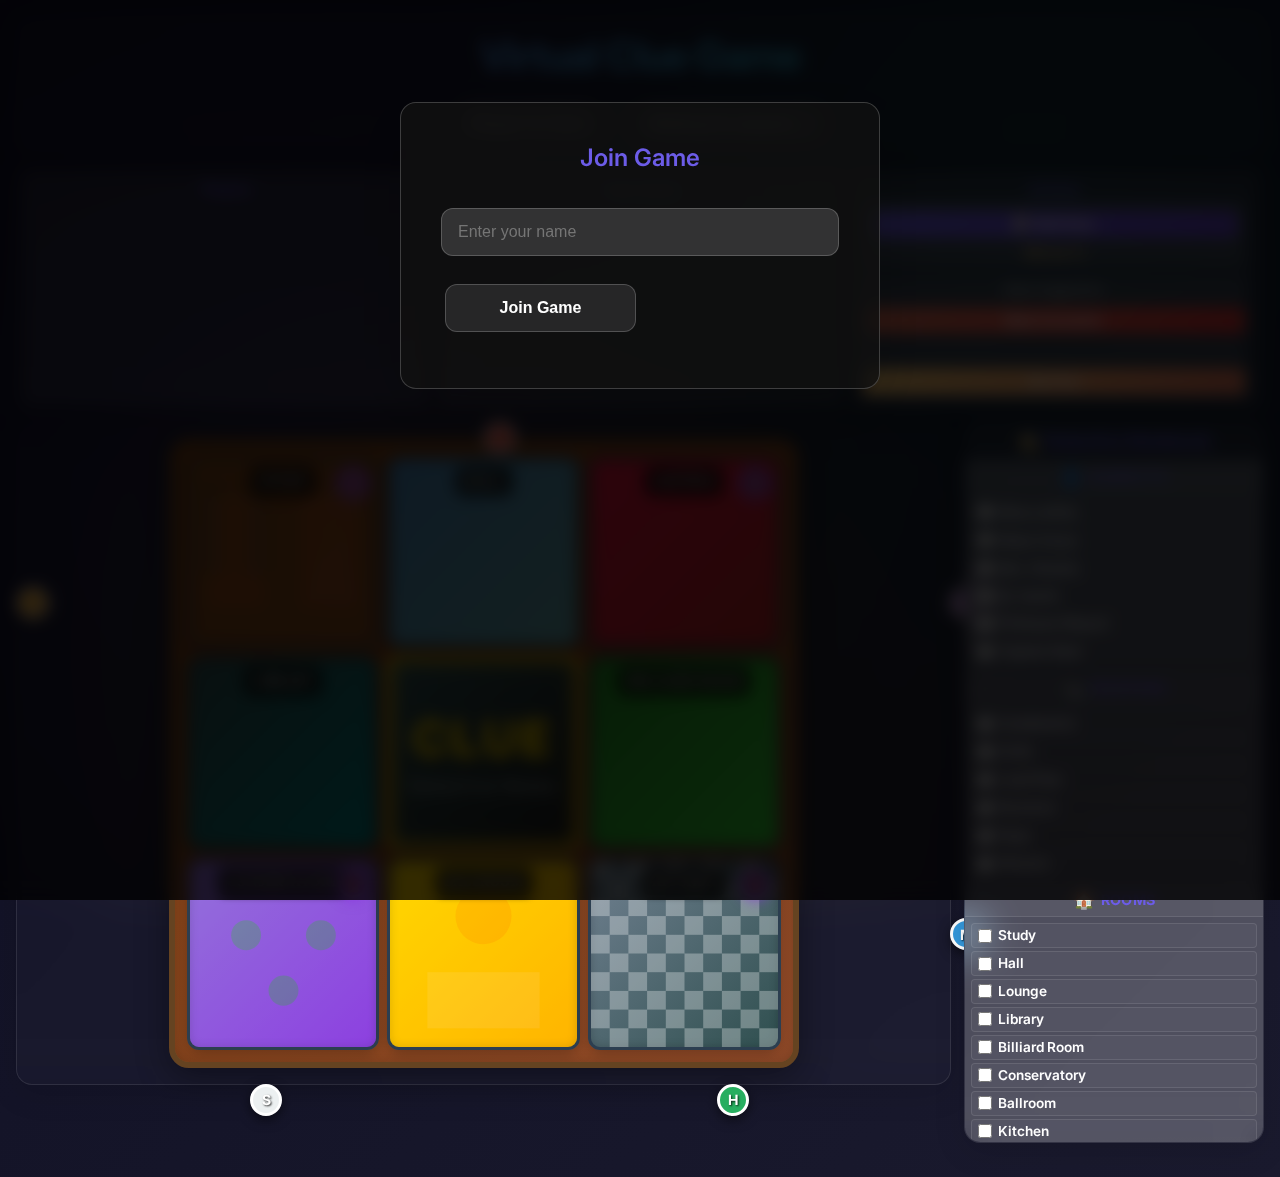
<file: index.html>
<!DOCTYPE html>
<html lang="en">
<head>
    <meta charset="UTF-8">
    <meta name="viewport" content="width=device-width, initial-scale=1.0">
    <title>Virtual Clue Game</title>
    <link rel="stylesheet" href="css/style.css">
</head>
<body>
    <div class="container">
        <header>
            <h1>Virtual Clue Game</h1>
            <div class="game-info">
                <span id="current-player">Player 1's Turn</span>
                <span id="game-status">Waiting for players...</span>
            </div>
        </header>

        <!-- Top Controls -->
        <div class="top-controls">
            <div class="players-section">
                <h3>Players</h3>
                <div id="players-list"></div>
            </div>

            <div class="cards-section">
                <h3>Your Cards</h3>
                <div id="player-cards"></div>
            </div>

            <div class="actions-section">
                <h3>Actions</h3>
                <div class="dice-section">
                    <button id="roll-dice">🎲 Roll Dice</button>
                    <div id="dice-result"></div>
                    <div id="movement-points">Moves: 0</div>
                </div>
                <button id="make-suggestion" disabled>Make Suggestion</button>
                <button id="make-accusation">Make Accusation</button>
                <button id="use-secret-passage" disabled>Use Secret Passage</button>
                <button id="end-turn">End Turn</button>
            </div>
        </div>

        <main>
            <div class="game-area">
                <div class="game-board">
                    <!-- Clean 3x3 Clue Board -->
                    <div class="board-container" id="clue-board">
                        <!-- Top Row -->
                        <div class="room study" data-room="Study">
                            <div class="room-theme"></div>
                            <div class="room-label">Study</div>
                            <div class="secret-passage" data-from="Study" data-to="Kitchen">🚪</div>
                            <div class="room-characters"></div>
                        </div>
                        
                        <div class="room hall" data-room="Hall">
                            <div class="room-theme"></div>
                            <div class="room-label">Hall</div>
                            <div class="room-characters"></div>
                        </div>
                        
                        <div class="room lounge" data-room="Lounge">
                            <div class="room-theme"></div>
                            <div class="room-label">Lounge</div>
                            <div class="secret-passage" data-from="Lounge" data-to="Conservatory">🚪</div>
                            <div class="room-characters"></div>
                        </div>
                        
                        <!-- Middle Row -->
                        <div class="room library" data-room="Library">
                            <div class="room-theme"></div>
                            <div class="room-label">Library</div>
                            <div class="room-characters"></div>
                        </div>
                        
                        <div class="room clue">
                            <div class="clue-logo">CLUE</div>
                            <div class="clue-subtitle">Detective Notes</div>
                        </div>
                        
                        <div class="room billiard" data-room="Billiard Room">
                            <div class="room-theme"></div>
                            <div class="room-label">Billiard Room</div>
                            <div class="room-characters"></div>
                        </div>
                        
                        <!-- Bottom Row -->
                        <div class="room conservatory" data-room="Conservatory">
                            <div class="room-theme"></div>
                            <div class="room-label">Conservatory</div>
                            <div class="secret-passage" data-from="Conservatory" data-to="Lounge">🚪</div>
                            <div class="room-characters"></div>
                        </div>
                        
                        <div class="room ballroom" data-room="Ballroom">
                            <div class="room-theme"></div>
                            <div class="room-label">Ballroom</div>
                            <div class="room-characters"></div>
                        </div>
                        
                        <div class="room kitchen" data-room="Kitchen">
                            <div class="room-theme"></div>
                            <div class="room-label">Kitchen</div>
                            <div class="secret-passage" data-from="Kitchen" data-to="Study">🚪</div>
                            <div class="room-characters"></div>
                        </div>
                    </div>
                    
                    <!-- Character Tokens Container -->
                    <div id="character-tokens"></div>
                </div>
            </div>

            <!-- Detective Notebook - Right Side -->
            <div class="detective-notebook-right">
                <div class="notebook-header">
                    <h3>🕵️ Detective Notebook</h3>
                </div>
                <div class="notebook-sections-blocks">
                    <div class="notebook-section-block">
                        <div class="section-header-block">
                            <span class="section-icon">👤</span>
                            <span class="section-title">Suspects</span>
                        </div>
                        <div class="section-items-block" id="suspects-content"></div>
                    </div>
                    <div class="notebook-section-block">
                        <div class="section-header-block">
                            <span class="section-icon">🔪</span>
                            <span class="section-title">Weapons</span>
                        </div>
                        <div class="section-items-block" id="weapons-content"></div>
                    </div>
                    <div class="notebook-section-block">
                        <div class="section-header-block">
                            <span class="section-icon">🏠</span>
                            <span class="section-title">Rooms</span>
                        </div>
                        <div class="section-items-block" id="rooms-content"></div>
                    </div>
                </div>
            </div>
        </main>

        <!-- Game Modals -->
        <div class="game-modals">
            <div id="join-game-modal" class="modal">
                <div class="modal-content">
                    <h2>Join Game</h2>
                    <input type="text" id="player-name" placeholder="Enter your name">
                    <button id="join-game">Join Game</button>
                </div>
            </div>

            <div id="suggestion-modal" class="modal">
                <div class="modal-content">
                    <h2>Make a Suggestion</h2>
                    <div class="suggestion-form">
                        <select id="suspect-select">
                            <option value="">Select Suspect</option>
                        </select>
                        <select id="weapon-select">
                            <option value="">Select Weapon</option>
                        </select>
                        <select id="room-select">
                            <option value="">Select Room</option>
                        </select>
                        <button id="submit-suggestion">Submit Suggestion</button>
                        <button id="cancel-suggestion">Cancel</button>
                    </div>
                </div>
            </div>

            <div id="accusation-modal" class="modal">
                <div class="modal-content">
                    <h2>Make an Accusation</h2>
                    <div class="accusation-form">
                        <select id="accusation-suspect">
                            <option value="">Select Suspect</option>
                        </select>
                        <select id="accusation-weapon">
                            <option value="">Select Weapon</option>
                        </select>
                        <select id="accusation-room">
                            <option value="">Select Room</option>
                        </select>
                        <button id="submit-accusation">Submit Accusation</button>
                        <button id="cancel-accusation">Cancel</button>
                    </div>
                </div>
            </div>
        </div>
    </div>

    <script src="js/game.js"></script>
</body>
</html>
</file>
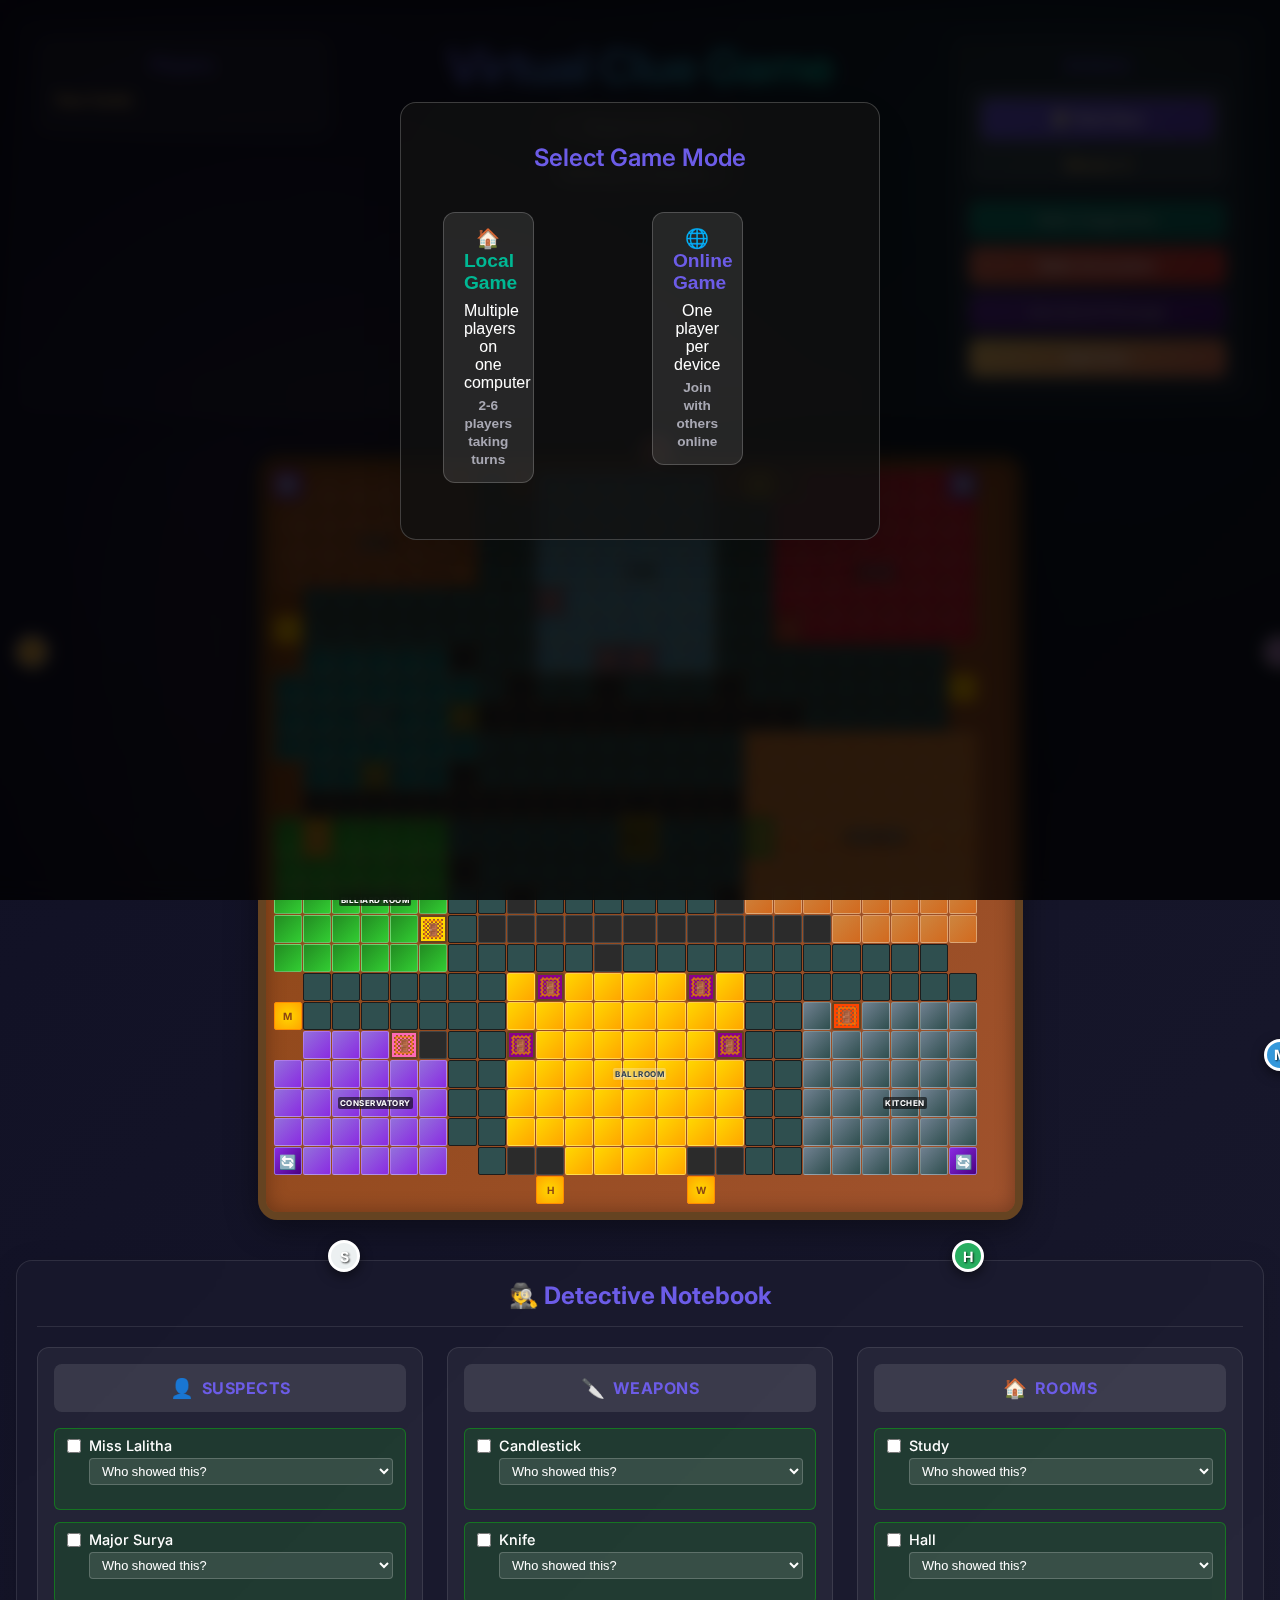
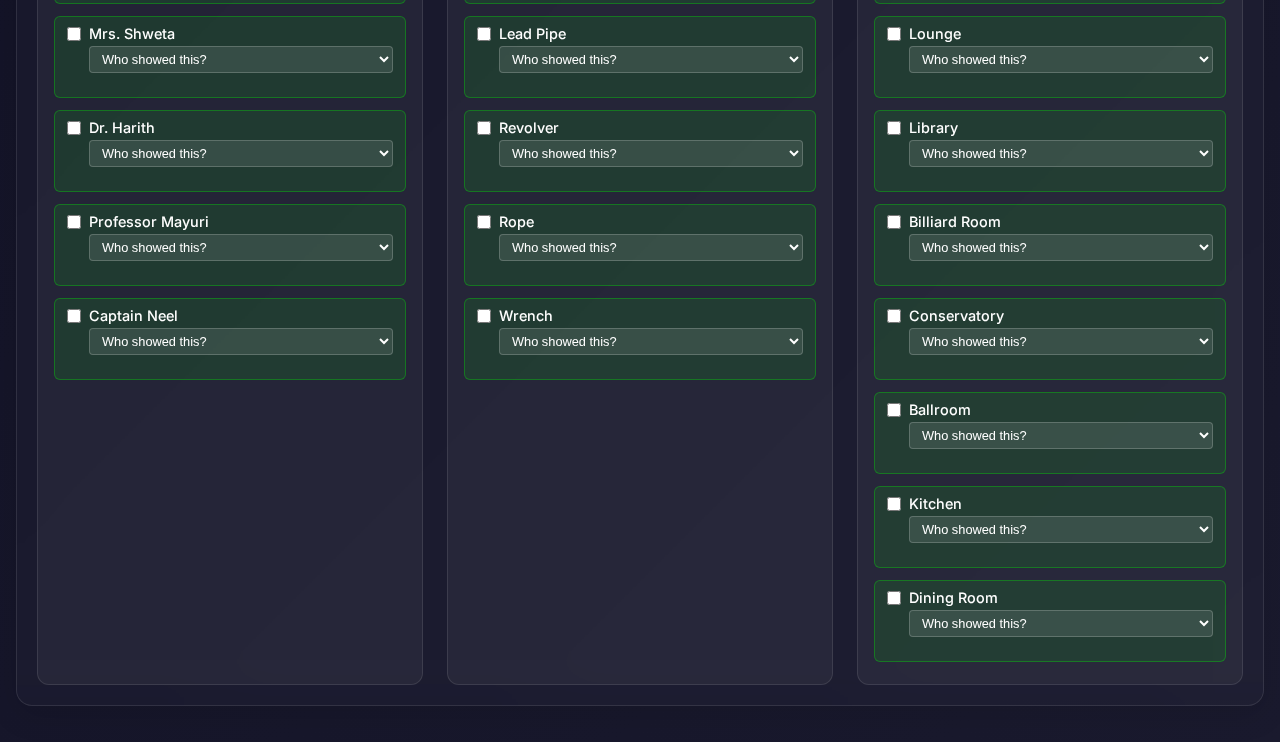
<file: CLUE_VG/index.html>
<!DOCTYPE html>
<html lang="en">
<head>
    <meta charset="UTF-8">
    <meta name="viewport" content="width=device-width, initial-scale=1.0">
    <title>Virtual Clue Game</title>
    <link rel="stylesheet" href="css/style.css">
</head>
<body>
    <div class="container">
        <!-- TOP ROW: Players | Title | Actions -->
        <div class="top-bar">
            <!-- Players Section (Left) -->
            <div class="players-section">
                <h3>Players</h3>
                <div id="players-list"></div>
                <div class="cards-info">
                    <h4>Your Cards</h4>
                    <div id="player-cards"></div>
                </div>
            </div>

            <!-- Title Section (Center) -->
            <div class="title-section">
                <h1>Virtual Clue Game</h1>
                <div class="game-info">
                    <div id="current-player">Player 1's Turn</div>
                    <div id="game-status">Waiting for players...</div>
                </div>
            </div>

            <!-- Actions Section (Right) -->
            <div class="actions-section">
                <h3>Actions</h3>
                <div class="dice-section">
                    <button id="roll-dice">🎲 Roll Dice</button>
                    <div id="dice-result"></div>
                    <div id="movement-points">Moves: 0</div>
                </div>
                <div class="action-buttons">
                    <button id="make-suggestion" disabled>Make Suggestion</button>
                    <button id="make-accusation">Make Accusation</button>
                    <button id="use-secret-passage" disabled>Use Secret Passage</button>
                    <button id="end-turn">End Turn</button>
                </div>
            </div>
        </div>

        <!-- MIDDLE: Classic Board Layout -->
        <div class="board-section">
            <div class="classic-clue-board" id="clue-board">
                <!-- Classic Clue board will be generated by JavaScript -->
            </div>
            
            <!-- Character Tokens Container -->
            <div id="character-tokens"></div>
        </div>

        <!-- BOTTOM: Detective Notebook -->
        <div class="detective-notebook">
            <div class="notebook-header">
                <h2>🕵️ Detective Notebook</h2>
            </div>
            <div class="notebook-columns">
                <div class="notebook-column">
                    <div class="column-header">
                        <span class="section-icon">👤</span>
                        <span class="section-title">Suspects</span>
                    </div>
                    <div class="column-content" id="suspects-content"></div>
                </div>
                <div class="notebook-column">
                    <div class="column-header">
                        <span class="section-icon">🔪</span>
                        <span class="section-title">Weapons</span>
                    </div>
                    <div class="column-content" id="weapons-content"></div>
                </div>
                <div class="notebook-column">
                    <div class="column-header">
                        <span class="section-icon">🏠</span>
                        <span class="section-title">Rooms</span>
                    </div>
                    <div class="column-content" id="rooms-content"></div>
                </div>
            </div>
        </div>

        <!-- Game Modals -->
        <div class="game-modals">
            <!-- Game Mode Selection Modal -->
            <div id="game-mode-modal" class="modal">
                <div class="modal-content">
                    <h2>Select Game Mode</h2>
                    <div class="game-mode-options">
                        <div class="mode-option">
                            <button id="select-local-mode" class="mode-button local-mode">
                                <h3>🏠 Local Game</h3>
                                <p>Multiple players on one computer</p>
                                <small>2-6 players taking turns</small>
                            </button>
                        </div>
                        <div class="mode-option">
                            <button id="select-online-mode" class="mode-button online-mode">
                                <h3>🌐 Online Game</h3>
                                <p>One player per device</p>
                                <small>Join with others online</small>
                            </button>
                        </div>
                    </div>
                </div>
            </div>

            <!-- Local Players Setup Modal -->
            <div id="local-players-modal" class="modal">
                <div class="modal-content">
                    <h2>Add Local Players</h2>
                    <div class="player-setup">
                        <div class="add-player-section">
                            <input type="text" id="local-player-name" placeholder="Enter player name">
                            <button id="add-local-player">Add Player</button>
                        </div>
                        <div id="player-count">Players: 0/6</div>
                        <div id="local-players-list" class="players-list"></div>
                        <button id="start-local-game" disabled>Start Game</button>
                    </div>
                </div>
            </div>

            <!-- Online Join Modal -->
            <div id="join-game-modal" class="modal">
                <div class="modal-content">
                    <h2>Join Online Game</h2>
                    <input type="text" id="player-name" placeholder="Enter your name">
                    <button id="join-game">Join Game</button>
                </div>
            </div>

            <div id="suggestion-modal" class="modal">
                <div class="modal-content">
                    <h2>Make a Suggestion</h2>
                    <div class="suggestion-form">
                        <select id="suspect-select">
                            <option value="">Select Suspect</option>
                        </select>
                        <select id="weapon-select">
                            <option value="">Select Weapon</option>
                        </select>
                        <select id="room-select">
                            <option value="">Select Room</option>
                        </select>
                        <button id="submit-suggestion">Submit Suggestion</button>
                        <button id="cancel-suggestion">Cancel</button>
                    </div>
                </div>
            </div>

            <div id="accusation-modal" class="modal">
                <div class="modal-content">
                    <h2>Make an Accusation</h2>
                    <div class="accusation-form">
                        <select id="accusation-suspect">
                            <option value="">Select Suspect</option>
                        </select>
                        <select id="accusation-weapon">
                            <option value="">Select Weapon</option>
                        </select>
                        <select id="accusation-room">
                            <option value="">Select Room</option>
                        </select>
                        <button id="submit-accusation">Submit Accusation</button>
                        <button id="cancel-accusation">Cancel</button>
                    </div>
                </div>
            </div>
        </div>
    </div>

    <script src="js/game.js"></script>
</body>
</html>
</file>
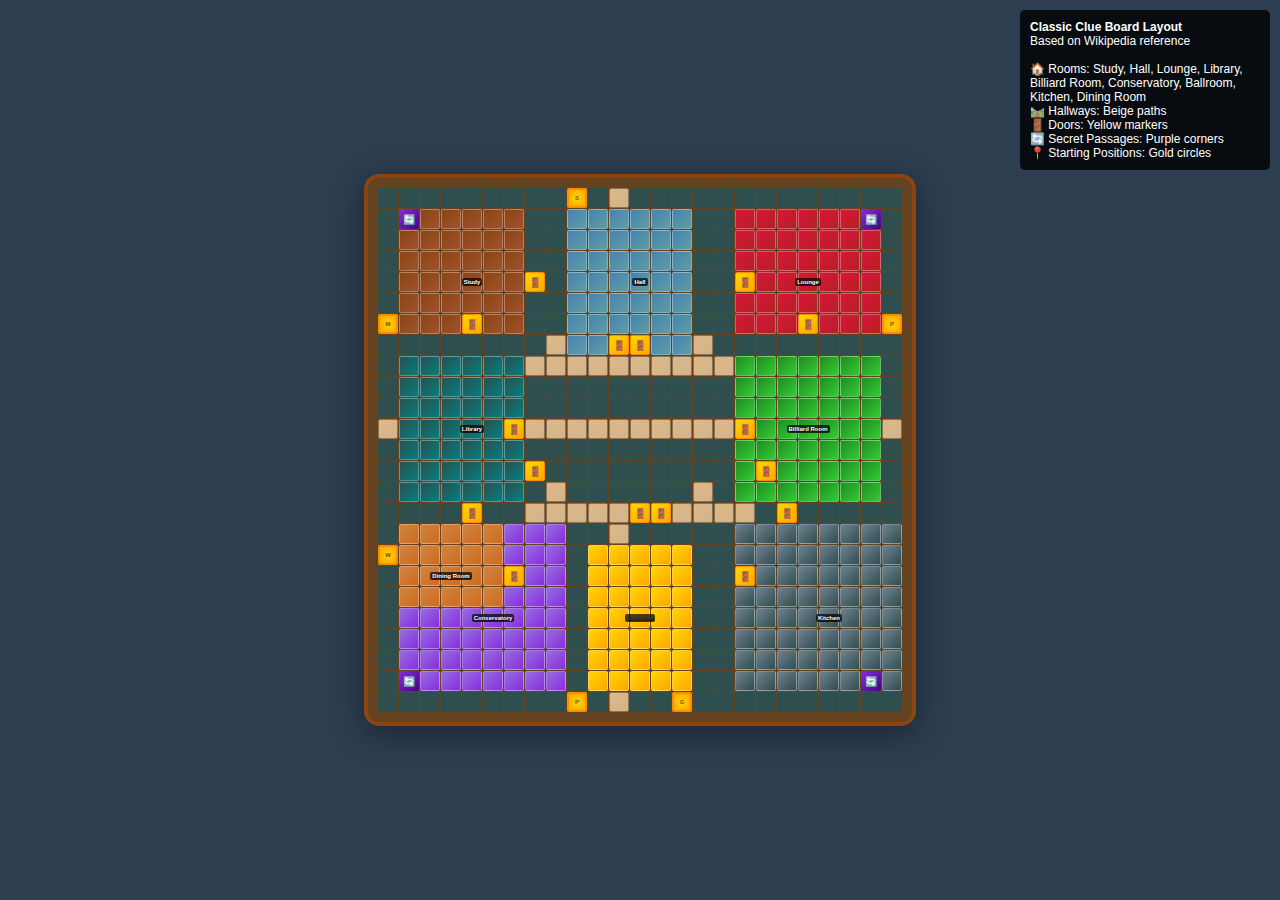
<file: CLUE_VG/classic-clue-board.html>
<!DOCTYPE html>
<html lang="en">
<head>
    <meta charset="UTF-8">
    <meta name="viewport" content="width=device-width, initial-scale=1.0">
    <title>Classic Clue Board Layout</title>
    <style>
        * {
            margin: 0;
            padding: 0;
            box-sizing: border-box;
        }

        body {
            background: #2c3e50;
            display: flex;
            justify-content: center;
            align-items: center;
            min-height: 100vh;
            font-family: 'Arial', sans-serif;
            padding: 20px;
        }

        .clue-board {
            display: grid;
            grid-template-columns: repeat(25, 20px);
            grid-template-rows: repeat(25, 20px);
            gap: 1px;
            background: #654321;
            padding: 10px;
            border-radius: 15px;
            box-shadow: 0 8px 32px rgba(0,0,0,0.4);
            border: 4px solid #8B4513;
        }

        .tile {
            display: flex;
            align-items: center;
            justify-content: center;
            font-size: 8px;
            font-weight: bold;
            color: white;
            border-radius: 2px;
            position: relative;
        }

        /* Wall tiles (default background) */
        .wall {
            background: #2F4F4F;
        }

        /* Room tiles */
        .room {
            color: white;
            text-shadow: 1px 1px 1px rgba(0,0,0,0.8);
            border: 1px solid rgba(255,255,255,0.3);
        }

        .study { background: linear-gradient(135deg, #8B4513, #A0522D); }
        .hall { background: linear-gradient(135deg, #4682B4, #5F9EA0); }
        .lounge { background: linear-gradient(135deg, #DC143C, #B22222); }
        .library { background: linear-gradient(135deg, #2F4F4F, #008080); }
        .billiard { background: linear-gradient(135deg, #228B22, #32CD32); }
        .conservatory { background: linear-gradient(135deg, #9370DB, #8A2BE2); }
        .ballroom { background: linear-gradient(135deg, #FFD700, #FFA500); color: #2c3e50; }
        .kitchen { background: linear-gradient(135deg, #708090, #2F4F4F); }
        .dining { background: linear-gradient(135deg, #CD853F, #D2691E); }

        /* Hallway tiles */
        .hallway {
            background: linear-gradient(135deg, #DEB887, #D2B48C);
            border: 1px solid #8B7355;
        }

        /* Starting positions */
        .start {
            background: radial-gradient(circle, #FFD700, #FFA500);
            border: 2px solid #FF8C00;
            color: #8B4513;
            font-size: 6px;
        }

        /* Secret passages */
        .secret {
            background: linear-gradient(135deg, #8A2BE2, #4B0082);
            color: #FFD700;
            font-size: 10px;
        }

        /* Door markers */
        .door {
            background: linear-gradient(135deg, #FFD700, #FFA500);
            color: #8B4513;
            border: 1px solid #FF8C00;
            font-size: 10px;
        }

        /* Room labels - positioned in specific grid cells */
        .room-label {
            position: absolute;
            font-size: 6px;
            font-weight: bold;
            text-align: center;
            z-index: 10;
            background: rgba(0,0,0,0.7);
            padding: 1px 2px;
            border-radius: 2px;
            white-space: nowrap;
        }

        /* Specific room label positioning */
        .study-label { grid-area: 4 / 4 / 5 / 5; }
        .hall-label { grid-area: 5 / 12 / 6 / 13; }
        .lounge-label { grid-area: 4 / 20 / 5 / 21; }
        .library-label { grid-area: 12 / 4 / 13 / 5; }
        .billiard-label { grid-area: 12 / 20 / 13 / 21; }
        .conservatory-label { grid-area: 21 / 3 / 22 / 4; }
        .ballroom-label { grid-area: 21 / 12 / 22 / 13; }
        .kitchen-label { grid-area: 21 / 20 / 22 / 21; }
        .dining-label { grid-area: 17 / 3 / 18 / 4; }

        .info {
            position: absolute;
            top: 10px;
            right: 10px;
            background: rgba(0,0,0,0.8);
            color: white;
            padding: 10px;
            border-radius: 5px;
            font-size: 12px;
            max-width: 250px;
        }
    </style>
</head>
<body>
    <div class="clue-board" id="clue-board">
        <!-- Grid will be generated by JavaScript -->
    </div>

    <div class="info">
        <strong>Classic Clue Board Layout</strong><br>
        Based on Wikipedia reference<br>
        <br>
        🏠 Rooms: Study, Hall, Lounge, Library, Billiard Room, Conservatory, Ballroom, Kitchen, Dining Room<br>
        🛤️ Hallways: Beige paths<br>
        🚪 Doors: Yellow markers<br>
        🔄 Secret Passages: Purple corners<br>
        📍 Starting Positions: Gold circles
    </div>

    <script>
        // Classic Clue board layout data
        const CLUE_BOARD = {
            // Rooms (row, col, width, height, name, class)
            rooms: [
                { row: 1, col: 1, width: 6, height: 6, name: 'Study', className: 'study' },
                { row: 1, col: 9, width: 6, height: 7, name: 'Hall', className: 'hall' },
                { row: 1, col: 17, width: 7, height: 6, name: 'Lounge', className: 'lounge' },
                { row: 8, col: 1, width: 6, height: 7, name: 'Library', className: 'library' },
                { row: 8, col: 17, width: 7, height: 7, name: 'Billiard Room', className: 'billiard' },
                { row: 16, col: 1, width: 8, height: 8, name: 'Conservatory', className: 'conservatory' },
                { row: 17, col: 10, width: 5, height: 7, name: 'Ballroom', className: 'ballroom' },
                { row: 16, col: 17, width: 8, height: 8, name: 'Kitchen', className: 'kitchen' },
                { row: 16, col: 1, width: 5, height: 4, name: 'Dining Room', className: 'dining' }
            ],
            
            // Hallways
            hallways: [
                // Horizontal hallways
                { row: 8, col: 7, width: 11, height: 1 },
                { row: 15, col: 7, width: 11, height: 1 },
                // Vertical hallways  
                { row: 7, col: 8, width: 1, height: 2 },
                { row: 14, col: 8, width: 1, height: 2 },
                { row: 7, col: 15, width: 1, height: 2 },
                { row: 14, col: 15, width: 1, height: 2 },
                // Center cross
                { row: 0, col: 11, width: 1, height: 8 },
                { row: 16, col: 11, width: 1, height: 9 },
                { row: 11, col: 0, width: 25, height: 1 }
            ],
            
            // Doors
            doors: [
                { row: 6, col: 4, symbol: '🚪' },
                { row: 4, col: 7, symbol: '🚪' },
                { row: 7, col: 11, symbol: '🚪' },
                { row: 7, col: 12, symbol: '🚪' },
                { row: 4, col: 17, symbol: '🚪' },
                { row: 6, col: 20, symbol: '🚪' },
                { row: 11, col: 6, symbol: '🚪' },
                { row: 13, col: 7, symbol: '🚪' },
                { row: 11, col: 17, symbol: '🚪' },
                { row: 13, col: 18, symbol: '🚪' },
                { row: 15, col: 4, symbol: '🚪' },
                { row: 18, col: 6, symbol: '🚪' },
                { row: 15, col: 12, symbol: '🚪' },
                { row: 15, col: 13, symbol: '🚪' },
                { row: 15, col: 19, symbol: '🚪' },
                { row: 18, col: 17, symbol: '🚪' }
            ],
            
            // Secret passages
            secrets: [
                { row: 1, col: 1, symbol: '🔄' },
                { row: 1, col: 23, symbol: '🔄' },
                { row: 23, col: 1, symbol: '🔄' },
                { row: 23, col: 23, symbol: '🔄' }
            ],
            
            // Starting positions
            starts: [
                { row: 0, col: 9, name: 'Miss Scarlett' },
                { row: 6, col: 0, name: 'Colonel Mustard' },
                { row: 17, col: 0, name: 'Mrs. White' },
                { row: 24, col: 14, name: 'Mr. Green' },
                { row: 24, col: 9, name: 'Mrs. Peacock' },
                { row: 6, col: 24, name: 'Professor Plum' }
            ]
        };

        function createBoard() {
            const board = document.getElementById('clue-board');
            
            // Create 25x25 grid
            for (let row = 0; row < 25; row++) {
                for (let col = 0; col < 25; col++) {
                    const tile = document.createElement('div');
                    tile.className = 'tile wall';
                    tile.dataset.row = row;
                    tile.dataset.col = col;
                    board.appendChild(tile);
                }
            }
            
            // Add rooms
            CLUE_BOARD.rooms.forEach(room => {
                for (let r = room.row; r < room.row + room.height; r++) {
                    for (let c = room.col; c < room.col + room.width; c++) {
                        const tile = getTile(r, c);
                        if (tile) {
                            tile.className = `tile room ${room.className}`;
                            tile.dataset.room = room.name;
                        }
                    }
                }
                
                // Add room label in center
                const centerR = room.row + Math.floor(room.height / 2);
                const centerC = room.col + Math.floor(room.width / 2);
                const centerTile = getTile(centerR, centerC);
                if (centerTile) {
                    centerTile.innerHTML = `<span class="room-label">${room.name}</span>`;
                }
            });
            
            // Add hallways
            CLUE_BOARD.hallways.forEach(hall => {
                for (let r = hall.row; r < hall.row + hall.height; r++) {
                    for (let c = hall.col; c < hall.col + hall.width; c++) {
                        const tile = getTile(r, c);
                        if (tile && !tile.dataset.room) {
                            tile.className = 'tile hallway';
                        }
                    }
                }
            });
            
            // Add doors
            CLUE_BOARD.doors.forEach(door => {
                const tile = getTile(door.row, door.col);
                if (tile) {
                    tile.className = 'tile door';
                    tile.textContent = door.symbol;
                }
            });
            
            // Add secret passages
            CLUE_BOARD.secrets.forEach(secret => {
                const tile = getTile(secret.row, secret.col);
                if (tile) {
                    tile.className = 'tile secret';
                    tile.textContent = secret.symbol;
                }
            });
            
            // Add starting positions
            CLUE_BOARD.starts.forEach(start => {
                const tile = getTile(start.row, start.col);
                if (tile) {
                    tile.className = 'tile start';
                    tile.textContent = start.name.split(' ')[1][0]; // First letter of last name
                    tile.title = start.name;
                }
            });
        }
        
        function getTile(row, col) {
            return document.querySelector(`[data-row="${row}"][data-col="${col}"]`);
        }
        
        // Initialize board when page loads
        document.addEventListener('DOMContentLoaded', createBoard);
    </script>
</body>
</html>
</file>
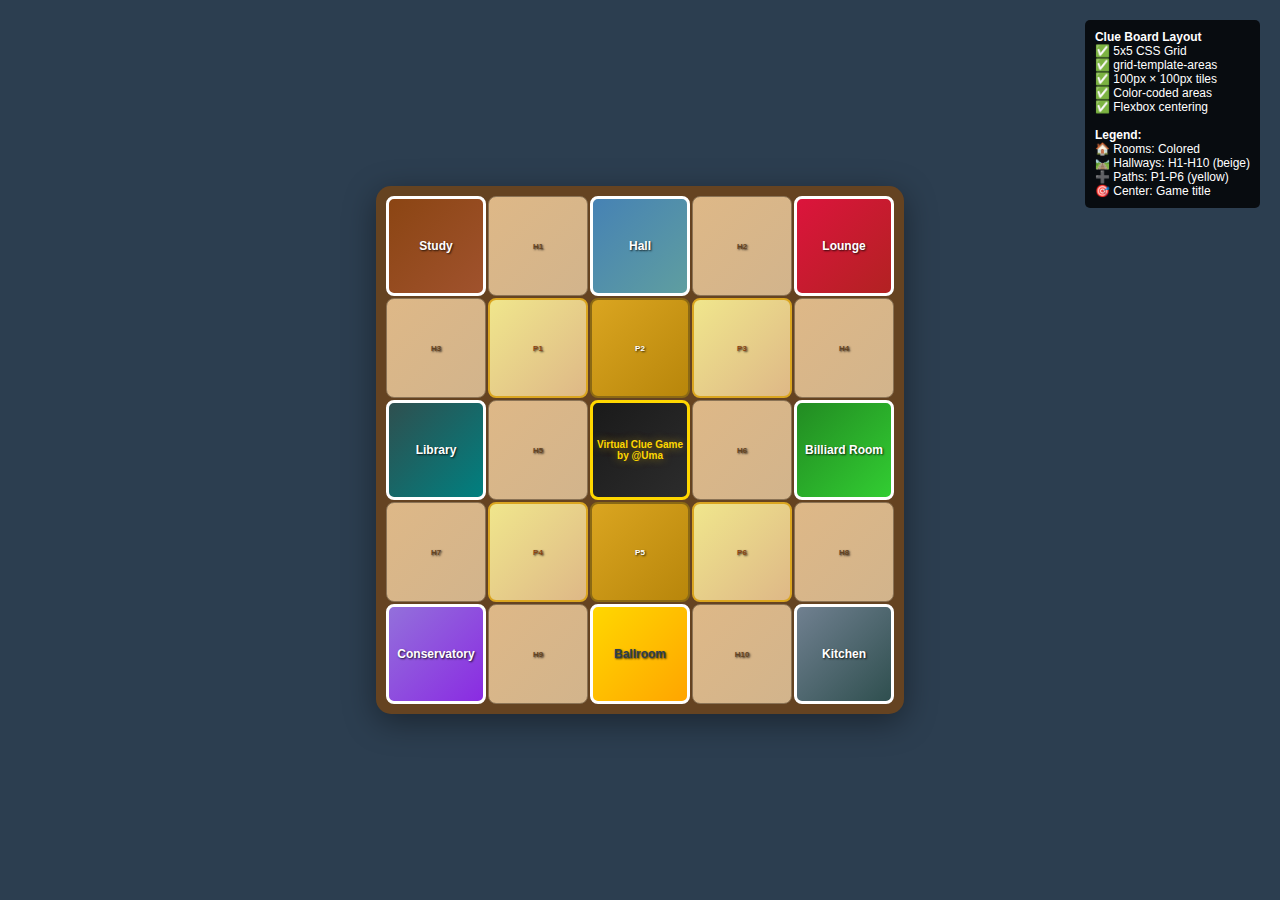
<file: CLUE_VG/clue-board.html>
<!DOCTYPE html>
<html lang="en">
<head>
    <meta charset="UTF-8">
    <meta name="viewport" content="width=device-width, initial-scale=1.0">
    <title>Clue Board Layout</title>
    <style>
        * {
            margin: 0;
            padding: 0;
            box-sizing: border-box;
        }

        body {
            background: #2c3e50;
            display: flex;
            justify-content: center;
            align-items: center;
            min-height: 100vh;
            font-family: Arial, sans-serif;
        }

        .clue-board {
            display: grid;
            grid-template-areas:
                "study hallway1 hall hallway2 lounge"
                "hallway3 path1 path2 path3 hallway4"
                "library hallway5 center hallway6 billiard"
                "hallway7 path4 path5 path6 hallway8"
                "conservatory hallway9 ballroom hallway10 kitchen";
            grid-template-columns: repeat(5, 100px);
            grid-template-rows: repeat(5, 100px);
            gap: 2px;
            background: #654321;
            padding: 10px;
            border-radius: 15px;
            box-shadow: 0 8px 32px rgba(0,0,0,0.4);
        }

        /* Base tile styling */
        .tile {
            display: flex;
            align-items: center;
            justify-content: center;
            border: 2px solid #333;
            border-radius: 8px;
            font-weight: bold;
            text-align: center;
            color: white;
            text-shadow: 1px 1px 2px rgba(0,0,0,0.8);
            transition: transform 0.2s ease;
        }

        .tile:hover {
            transform: scale(1.05);
        }

        /* Room tiles */
        .room {
            font-size: 12px;
            color: white;
            border: 3px solid #fff;
        }

        .study { 
            grid-area: study; 
            background: linear-gradient(135deg, #8B4513, #A0522D);
        }
        
        .hall { 
            grid-area: hall; 
            background: linear-gradient(135deg, #4682B4, #5F9EA0);
        }
        
        .lounge { 
            grid-area: lounge; 
            background: linear-gradient(135deg, #DC143C, #B22222);
        }
        
        .library { 
            grid-area: library; 
            background: linear-gradient(135deg, #2F4F4F, #008080);
        }
        
        .billiard { 
            grid-area: billiard; 
            background: linear-gradient(135deg, #228B22, #32CD32);
        }
        
        .conservatory { 
            grid-area: conservatory; 
            background: linear-gradient(135deg, #9370DB, #8A2BE2);
        }
        
        .ballroom { 
            grid-area: ballroom; 
            background: linear-gradient(135deg, #FFD700, #FFA500);
            color: #2c3e50;
        }
        
        .kitchen { 
            grid-area: kitchen; 
            background: linear-gradient(135deg, #708090, #2F4F4F);
        }

        /* Center tile */
        .center {
            grid-area: center;
            background: linear-gradient(135deg, #1a1a1a, #2c2c2c);
            border: 3px solid #FFD700;
            color: #FFD700;
            font-size: 10px;
            font-weight: 700;
            text-shadow: 0 0 8px rgba(255, 215, 0, 0.5);
            padding: 4px;
            line-height: 1.1;
        }

        /* Hallway tiles */
        .hallway {
            background: linear-gradient(135deg, #DEB887, #D2B48C);
            border: 1px solid #8B7355;
            color: #654321;
            font-size: 8px;
        }

        .hallway1 { grid-area: hallway1; }
        .hallway2 { grid-area: hallway2; }
        .hallway3 { grid-area: hallway3; }
        .hallway4 { grid-area: hallway4; }
        .hallway5 { grid-area: hallway5; }
        .hallway6 { grid-area: hallway6; }
        .hallway7 { grid-area: hallway7; }
        .hallway8 { grid-area: hallway8; }
        .hallway9 { grid-area: hallway9; }
        .hallway10 { grid-area: hallway10; }

        /* Path tiles (central intersection) */
        .path {
            background: linear-gradient(135deg, #F0E68C, #DEB887);
            border: 2px solid #DAA520;
            color: #8B4513;
            font-size: 8px;
            font-weight: bold;
        }

        .path1 { grid-area: path1; }
        .path2 { grid-area: path2; }
        .path3 { grid-area: path3; }
        .path4 { grid-area: path4; }
        .path5 { grid-area: path5; }
        .path6 { grid-area: path6; }

        /* Special styling for path intersection */
        .path2, .path5 {
            background: linear-gradient(135deg, #DAA520, #B8860B);
            border-color: #8B6914;
            color: white;
        }

        /* Debug info */
        .debug-info {
            position: absolute;
            top: 20px;
            right: 20px;
            background: rgba(0,0,0,0.8);
            color: white;
            padding: 10px;
            border-radius: 5px;
            font-size: 12px;
            max-width: 200px;
        }
    </style>
</head>
<body>
    <div class="clue-board">
        <!-- Row 1 -->
        <div class="tile room study">Study</div>
        <div class="tile hallway hallway1">H1</div>
        <div class="tile room hall">Hall</div>
        <div class="tile hallway hallway2">H2</div>
        <div class="tile room lounge">Lounge</div>
        
        <!-- Row 2 -->
        <div class="tile hallway hallway3">H3</div>
        <div class="tile path path1">P1</div>
        <div class="tile path path2">P2</div>
        <div class="tile path path3">P3</div>
        <div class="tile hallway hallway4">H4</div>
        
        <!-- Row 3 -->
        <div class="tile room library">Library</div>
        <div class="tile hallway hallway5">H5</div>
        <div class="tile center">Virtual Clue Game<br>by @Uma</div>
        <div class="tile hallway hallway6">H6</div>
        <div class="tile room billiard">Billiard Room</div>
        
        <!-- Row 4 -->
        <div class="tile hallway hallway7">H7</div>
        <div class="tile path path4">P4</div>
        <div class="tile path path5">P5</div>
        <div class="tile path path6">P6</div>
        <div class="tile hallway hallway8">H8</div>
        
        <!-- Row 5 -->
        <div class="tile room conservatory">Conservatory</div>
        <div class="tile hallway hallway9">H9</div>
        <div class="tile room ballroom">Ballroom</div>
        <div class="tile hallway hallway10">H10</div>
        <div class="tile room kitchen">Kitchen</div>
    </div>

    <div class="debug-info">
        <strong>Clue Board Layout</strong><br>
        ✅ 5x5 CSS Grid<br>
        ✅ grid-template-areas<br>
        ✅ 100px × 100px tiles<br>
        ✅ Color-coded areas<br>
        ✅ Flexbox centering<br>
        <br>
        <strong>Legend:</strong><br>
        🏠 Rooms: Colored<br>
        🛤️ Hallways: H1-H10 (beige)<br>
        ➕ Paths: P1-P6 (yellow)<br>
        🎯 Center: Game title
    </div>
</body>
</html>
</file>
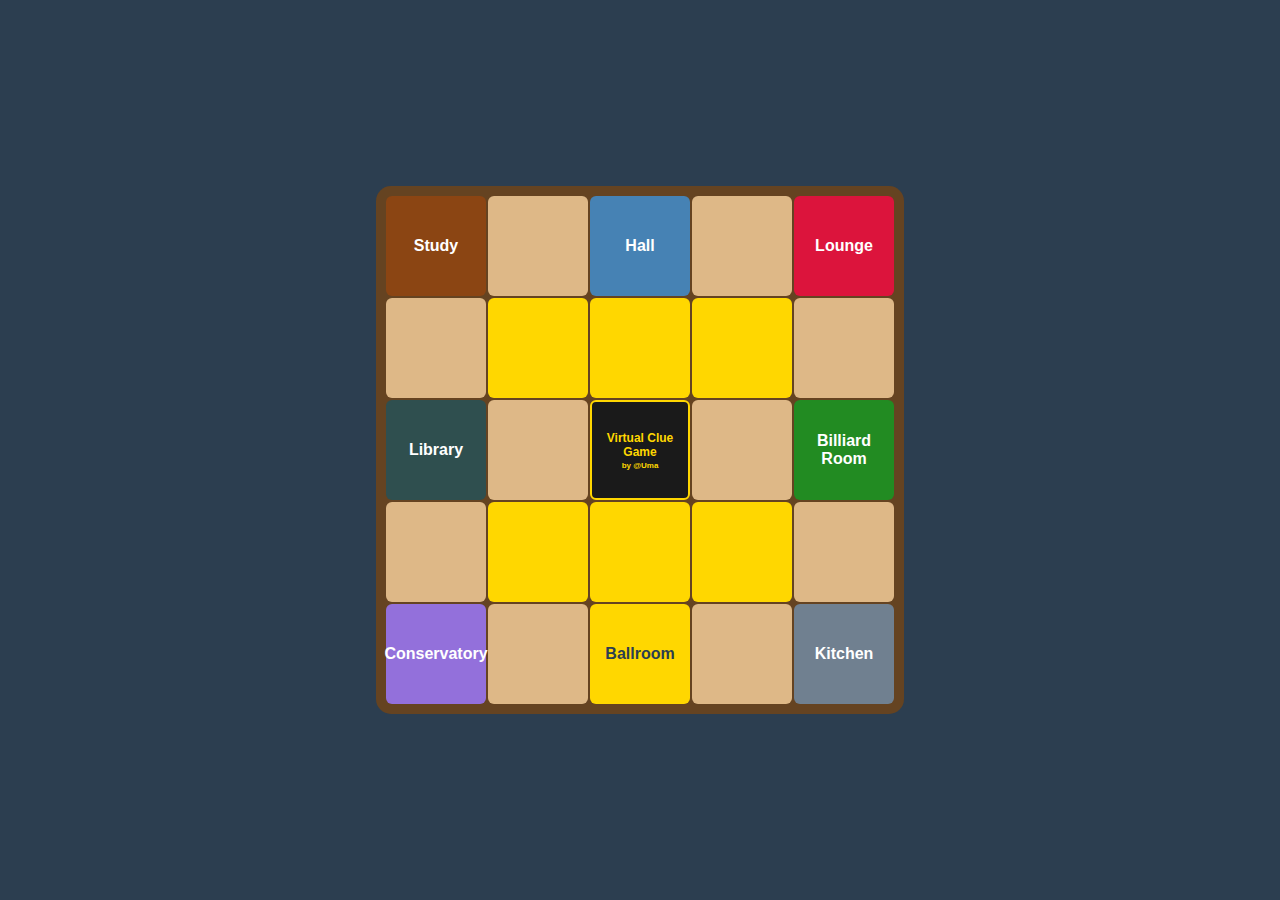
<file: CLUE_VG/clue-grid.html>
<!DOCTYPE html>
<html lang="en">
<head>
    <meta charset="UTF-8">
    <meta name="viewport" content="width=device-width, initial-scale=1.0">
    <title>Clue Board Grid</title>
    <style>
        * {
            margin: 0;
            padding: 0;
            box-sizing: border-box;
        }

        body {
            background: #2c3e50;
            display: flex;
            justify-content: center;
            align-items: center;
            min-height: 100vh;
            font-family: Arial, sans-serif;
        }

        .clue-board {
            display: grid;
            grid-template-areas:
                "study hallway1 hall hallway2 lounge"
                "hallway3 path1 path2 path3 hallway4"
                "library hallway5 center hallway6 billiard"
                "hallway7 path4 path5 path6 hallway8"
                "conservatory hallway9 ballroom hallway10 kitchen";
            grid-template-columns: repeat(5, 100px);
            grid-template-rows: repeat(5, 100px);
            gap: 2px;
            background: #654321;
            padding: 10px;
            border-radius: 15px;
        }

        .tile {
            display: flex;
            align-items: center;
            justify-content: center;
            font-weight: bold;
            text-align: center;
            color: white;
            border-radius: 6px;
        }

        .study { 
            grid-area: study; 
            background: #8B4513;
        }
        
        .hallway1 { 
            grid-area: hallway1; 
            background: #DEB887;
            color: #654321;
        }
        
        .hall { 
            grid-area: hall; 
            background: #4682B4;
        }
        
        .hallway2 { 
            grid-area: hallway2; 
            background: #DEB887;
            color: #654321;
        }
        
        .lounge { 
            grid-area: lounge; 
            background: #DC143C;
        }
        
        .hallway3 { 
            grid-area: hallway3; 
            background: #DEB887;
            color: #654321;
        }
        
        .path1 { 
            grid-area: path1; 
            background: #FFD700;
            color: #8B4513;
        }
        
        .path2 { 
            grid-area: path2; 
            background: #FFD700;
            color: #8B4513;
        }
        
        .path3 { 
            grid-area: path3; 
            background: #FFD700;
            color: #8B4513;
        }
        
        .hallway4 { 
            grid-area: hallway4; 
            background: #DEB887;
            color: #654321;
        }
        
        .library { 
            grid-area: library; 
            background: #2F4F4F;
        }
        
        .hallway5 { 
            grid-area: hallway5; 
            background: #DEB887;
            color: #654321;
        }
        
        .center { 
            grid-area: center; 
            background: #1a1a1a;
            color: #FFD700;
            font-size: 10px;
            flex-direction: column;
            border: 2px solid #FFD700;
        }
        
        .center .title {
            font-size: 12px;
            font-weight: bold;
            margin-bottom: 2px;
        }
        
        .center .subtitle {
            font-size: 8px;
        }
        
        .hallway6 { 
            grid-area: hallway6; 
            background: #DEB887;
            color: #654321;
        }
        
        .billiard { 
            grid-area: billiard; 
            background: #228B22;
        }
        
        .hallway7 { 
            grid-area: hallway7; 
            background: #DEB887;
            color: #654321;
        }
        
        .path4 { 
            grid-area: path4; 
            background: #FFD700;
            color: #8B4513;
        }
        
        .path5 { 
            grid-area: path5; 
            background: #FFD700;
            color: #8B4513;
        }
        
        .path6 { 
            grid-area: path6; 
            background: #FFD700;
            color: #8B4513;
        }
        
        .hallway8 { 
            grid-area: hallway8; 
            background: #DEB887;
            color: #654321;
        }
        
        .conservatory { 
            grid-area: conservatory; 
            background: #9370DB;
        }
        
        .hallway9 { 
            grid-area: hallway9; 
            background: #DEB887;
            color: #654321;
        }
        
        .ballroom { 
            grid-area: ballroom; 
            background: #FFD700;
            color: #2c3e50;
        }
        
        .hallway10 { 
            grid-area: hallway10; 
            background: #DEB887;
            color: #654321;
        }
        
        .kitchen { 
            grid-area: kitchen; 
            background: #708090;
        }
    </style>
</head>
<body>
    <div class="clue-board">
        <div class="tile study">Study</div>
        <div class="tile hallway1"></div>
        <div class="tile hall">Hall</div>
        <div class="tile hallway2"></div>
        <div class="tile lounge">Lounge</div>
        
        <div class="tile hallway3"></div>
        <div class="tile path1"></div>
        <div class="tile path2"></div>
        <div class="tile path3"></div>
        <div class="tile hallway4"></div>
        
        <div class="tile library">Library</div>
        <div class="tile hallway5"></div>
        <div class="tile center">
            <div class="title">Virtual Clue Game</div>
            <div class="subtitle">by @Uma</div>
        </div>
        <div class="tile hallway6"></div>
        <div class="tile billiard">Billiard Room</div>
        
        <div class="tile hallway7"></div>
        <div class="tile path4"></div>
        <div class="tile path5"></div>
        <div class="tile path6"></div>
        <div class="tile hallway8"></div>
        
        <div class="tile conservatory">Conservatory</div>
        <div class="tile hallway9"></div>
        <div class="tile ballroom">Ballroom</div>
        <div class="tile hallway10"></div>
        <div class="tile kitchen">Kitchen</div>
    </div>
</body>
</html>
</file>
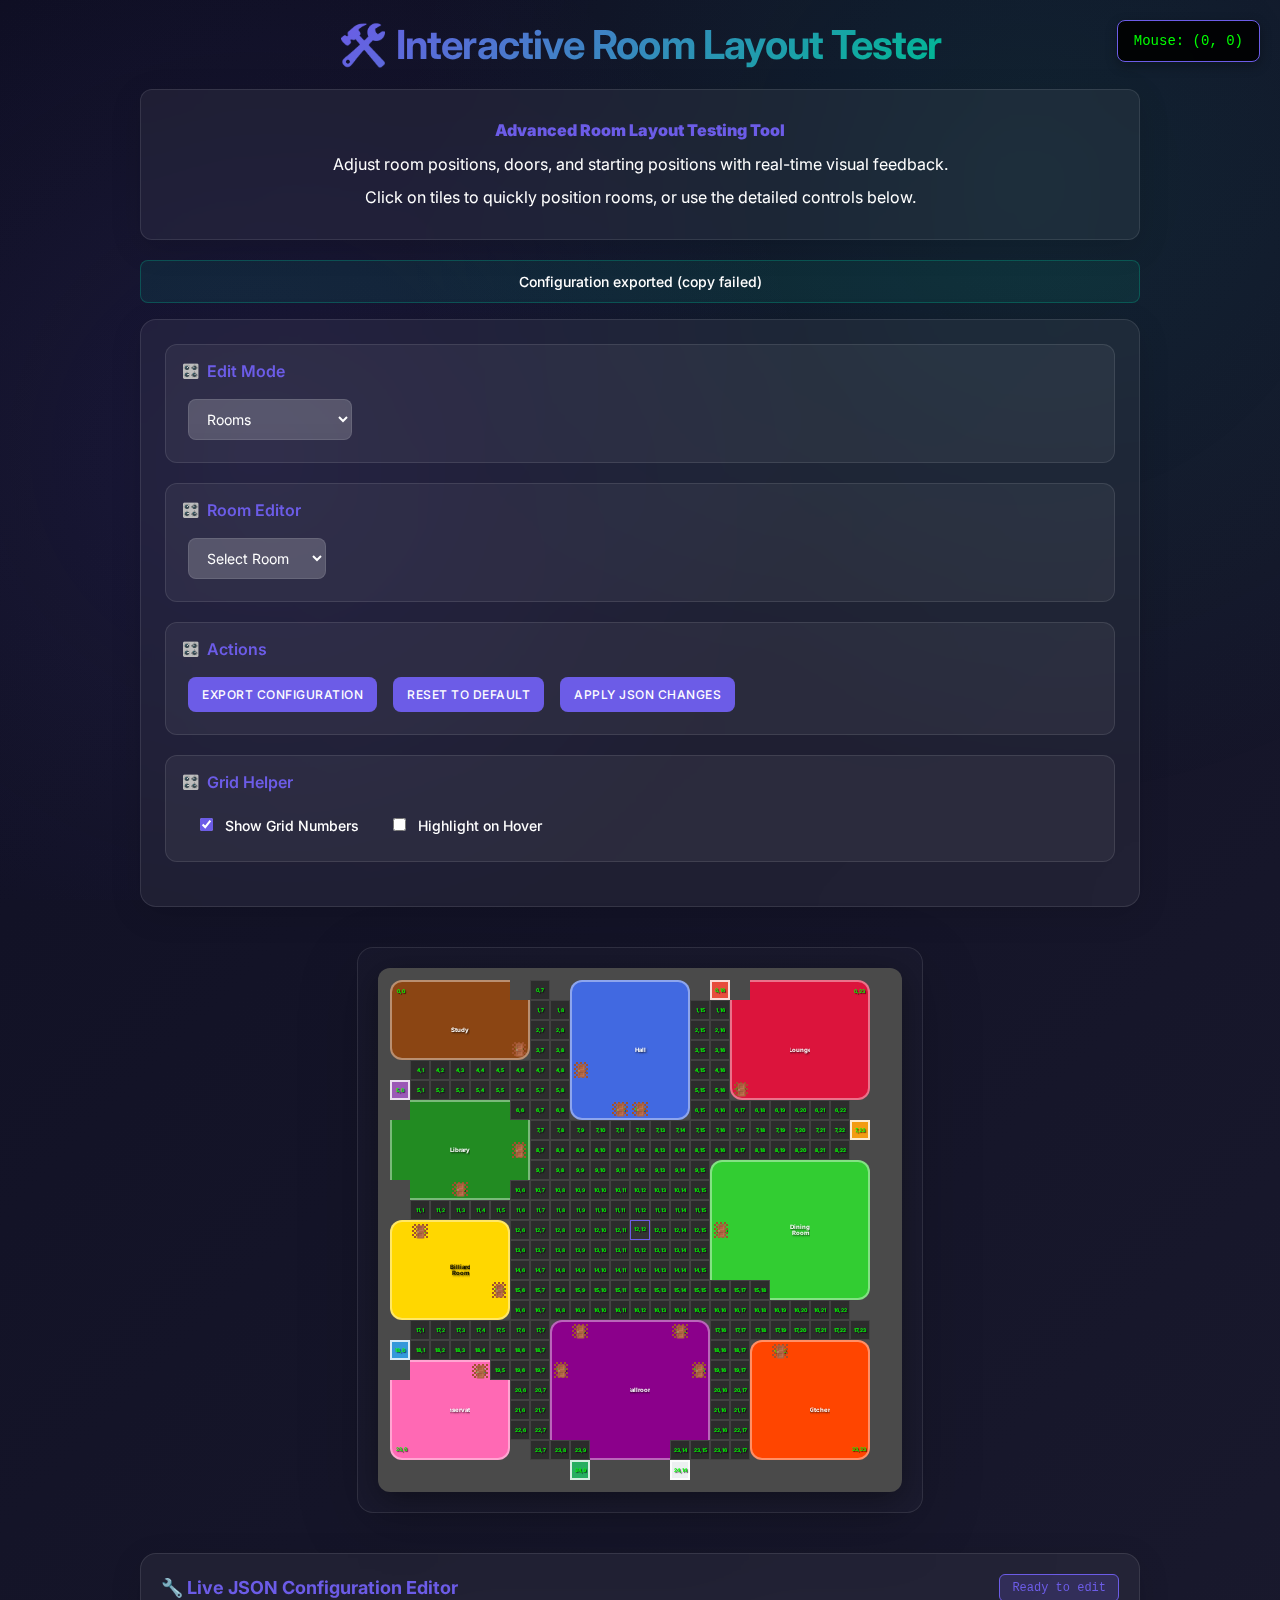
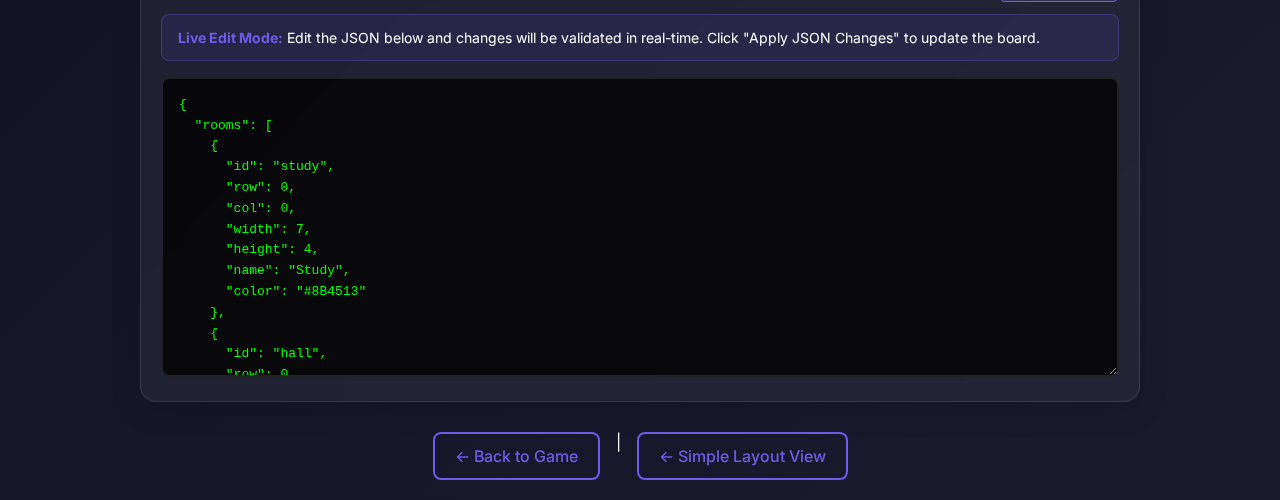
<file: CLUE_VG/layout-tester/test-layout.html>
<!DOCTYPE html>
<html lang="en">
<head>
    <meta charset="UTF-8">
    <meta name="viewport" content="width=device-width, initial-scale=1.0">
    <title>Interactive Room Layout Tester - Virtual Clue Game</title>
    <link rel="stylesheet" href="https://fonts.googleapis.com/css2?family=Inter:wght@300;400;500;600;700&display=swap">
    <link rel="stylesheet" href="test-layout.css">
</head>
<body>
    <h1>🛠️ Interactive Room Layout Tester</h1>
    
    <div class="info">
        <p><strong>Advanced Room Layout Testing Tool</strong></p>
        <p>Adjust room positions, doors, and starting positions with real-time visual feedback.</p>
        <p>Click on tiles to quickly position rooms, or use the detailed controls below.</p>
    </div>

    <div class="status-info" id="status-info">
        Ready to edit board layout. Select a room or element to start.
    </div>

    <!-- Control Panel will be inserted here by JavaScript -->

    <div class="board-container">
        <div class="classic-clue-board" id="clue-board">
            <!-- Board will be generated by JavaScript -->
        </div>
    </div>

    <div class="coordinates-display" id="coordinates-display">
        Mouse: (0, 0)
    </div>

    <div class="config-display">
        <div class="config-header">
            <h3>🔧 Live JSON Configuration Editor</h3>
            <div id="json-status" class="json-status">Ready to edit</div>
        </div>
        <div class="config-help">
            <p><strong>Live Edit Mode:</strong> Edit the JSON below and changes will be validated in real-time. Click "Apply JSON Changes" to update the board.</p>
        </div>
        <textarea id="config-editor" placeholder="Configuration will load here..." spellcheck="false"></textarea>
    </div>

    <div class="back-link">
        <a href="../index.html">← Back to Game</a> | 
        <a href="test-room-layout.html">← Simple Layout View</a>
    </div>

    <script src="test-layout.js"></script>
    <script>
        // Add mouse tracking for coordinates
        document.addEventListener('mousemove', (e) => {
            const board = document.getElementById('clue-board');
            if (board) {
                const rect = board.getBoundingClientRect();
                const x = Math.floor((e.clientX - rect.left - 10) / 21); // Account for padding and tile size
                const y = Math.floor((e.clientY - rect.top - 10) / 21);
                
                if (x >= 0 && x < 25 && y >= 0 && y < 25) {
                    document.getElementById('coordinates-display').innerHTML = `
                        Mouse: (${y}, ${x})<br>
                        Click to position
                    `;
                }
            }
        });

        // Auto-update JSON editor when changes are made through UI
        function updateJsonEditor() {
            if (window.testLayoutManager) {
                window.testLayoutManager.exportConfiguration();
            }
        }

        // Update status info
        function updateStatus(message) {
            document.getElementById('status-info').textContent = message;
        }

        // Override some methods to provide better feedback
        document.addEventListener('DOMContentLoaded', () => {
            setTimeout(() => {
                if (window.testLayoutManager) {
                    const originalUpdateRoom = window.testLayoutManager.updateRoom;
                    window.testLayoutManager.updateRoom = function() {
                        originalUpdateRoom.call(this);
                        updateStatus(`Room "${this.currentRoom}" updated successfully!`);
                        updateJsonEditor();
                    };

                    const originalUpdateDoor = window.testLayoutManager.updateDoor;
                    window.testLayoutManager.updateDoor = function() {
                        originalUpdateDoor.call(this);
                        updateStatus('Door position updated successfully!');
                        updateJsonEditor();
                    };

                    const originalUpdateStart = window.testLayoutManager.updateStart;
                    window.testLayoutManager.updateStart = function() {
                        originalUpdateStart.call(this);
                        updateStatus('Starting position updated successfully!');
                        updateJsonEditor();
                    };
                }
            }, 100);
        });
    </script>
</body>
</html>
</file>
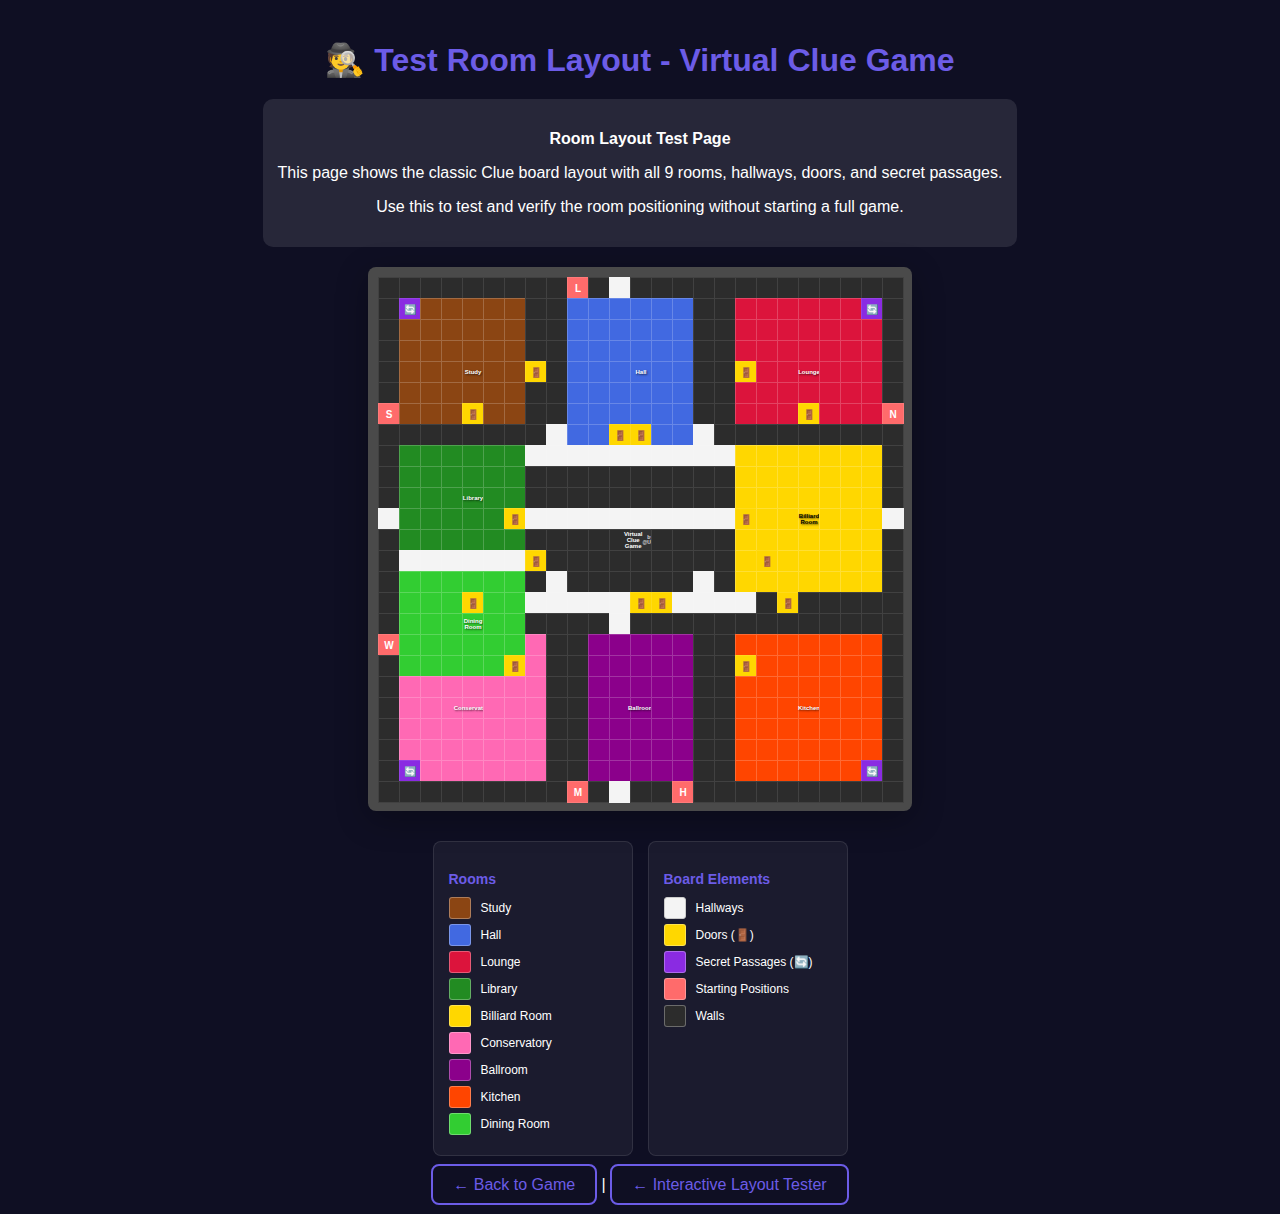
<file: CLUE_VG/layout-tester/test-room-layout.html>
<!DOCTYPE html>
<html lang="en">
<head>
    <meta charset="UTF-8">
    <meta name="viewport" content="width=device-width, initial-scale=1.0">
    <title>Test Room Layout - Virtual Clue Game</title>
    <style>
        body {
            font-family: 'Arial', sans-serif;
            background: #0f0f23;
            color: white;
            margin: 0;
            padding: 20px;
            display: flex;
            flex-direction: column;
            align-items: center;
        }

        h1 {
            color: #6c5ce7;
            text-align: center;
            margin-bottom: 20px;
        }

        .info {
            background: rgba(255, 255, 255, 0.1);
            padding: 15px;
            border-radius: 10px;
            margin-bottom: 20px;
            text-align: center;
            max-width: 800px;
        }

        .board-container {
            position: relative;
            display: flex;
            justify-content: center;
            align-items: center;
        }

        .classic-clue-board {
            display: grid;
            grid-template-columns: repeat(25, 20px);
            grid-template-rows: repeat(25, 20px);
            gap: 1px;
            background: #4A4A4A;
            padding: 10px;
            border-radius: 8px;
            box-shadow: 0 8px 32px rgba(0, 0, 0, 0.3);
        }

        .board-tile {
            width: 20px;
            height: 20px;
            display: flex;
            align-items: center;
            justify-content: center;
            font-size: 10px;
            font-weight: bold;
            border: 1px solid rgba(255, 255, 255, 0.1);
            position: relative;
        }

        .board-tile.wall {
            background: #2c2c2c;
        }

        .board-tile.hallway {
            background: #f4f4f4;
            color: #333;
        }

        .board-tile.door {
            background: #FFD700;
            color: #000;
        }

        .board-tile.secret {
            background: #8A2BE2;
            color: white;
        }

        .board-tile.start {
            background: #FF6B6B;
            color: white;
            font-weight: bold;
        }

        .board-tile.center-space {
            background: #333;
            color: white;
            font-size: 8px;
            text-align: center;
            line-height: 1;
        }

        .center-logo {
            font-size: 6px;
            font-weight: bold;
        }

        .center-author {
            font-size: 5px;
            opacity: 0.8;
        }

        .board-tile.room {
            color: white;
            font-weight: bold;
            font-size: 8px;
            text-align: center;
            border: 1px solid rgba(255, 255, 255, 0.2);
        }

        .board-tile.study { background: #8B4513; }
        .board-tile.hall { background: #4169E1; }
        .board-tile.lounge { background: #DC143C; }
        .board-tile.library { background: #228B22; }
        .board-tile.billiard { background: #FFD700; color: #000; }
        .board-tile.conservatory { background: #FF69B4; }
        .board-tile.ballroom { background: #8B008B; }
        .board-tile.kitchen { background: #FF4500; }
        .board-tile.dining { background: #32CD32; }

        .room-label {
            font-size: 6px;
            font-weight: bold;
            text-shadow: 1px 1px 2px rgba(0, 0, 0, 0.7);
            line-height: 1;
        }

        .legend {
            margin-top: 30px;
            display: grid;
            grid-template-columns: repeat(auto-fit, minmax(200px, 1fr));
            gap: 15px;
            max-width: 800px;
        }

        .legend-section {
            background: rgba(255, 255, 255, 0.05);
            padding: 15px;
            border-radius: 8px;
            border: 1px solid rgba(255, 255, 255, 0.1);
        }

        .legend-section h3 {
            color: #6c5ce7;
            margin-bottom: 10px;
            font-size: 14px;
        }

        .legend-item {
            display: flex;
            align-items: center;
            margin: 5px 0;
            font-size: 12px;
        }

        .legend-color {
            width: 20px;
            height: 20px;
            border-radius: 3px;
            margin-right: 10px;
            border: 1px solid rgba(255, 255, 255, 0.3);
        }

        .back-link {
            margin-top: 20px;
            text-align: center;
        }

        .back-link a {
            color: #6c5ce7;
            text-decoration: none;
            padding: 10px 20px;
            border: 2px solid #6c5ce7;
            border-radius: 8px;
            transition: all 0.3s ease;
        }

        .back-link a:hover {
            background: #6c5ce7;
            color: white;
        }
    </style>
</head>
<body>
    <h1>🕵️ Test Room Layout - Virtual Clue Game</h1>
    
    <div class="info">
        <p><strong>Room Layout Test Page</strong></p>
        <p>This page shows the classic Clue board layout with all 9 rooms, hallways, doors, and secret passages.</p>
        <p>Use this to test and verify the room positioning without starting a full game.</p>
    </div>

    <div class="board-container">
        <div class="classic-clue-board" id="clue-board">
            <!-- Board will be generated by JavaScript -->
        </div>
    </div>

    <div class="legend">
        <div class="legend-section">
            <h3>Rooms</h3>
            <div class="legend-item">
                <div class="legend-color" style="background: #8B4513;"></div>
                Study
            </div>
            <div class="legend-item">
                <div class="legend-color" style="background: #4169E1;"></div>
                Hall
            </div>
            <div class="legend-item">
                <div class="legend-color" style="background: #DC143C;"></div>
                Lounge
            </div>
            <div class="legend-item">
                <div class="legend-color" style="background: #228B22;"></div>
                Library
            </div>
            <div class="legend-item">
                <div class="legend-color" style="background: #FFD700;"></div>
                Billiard Room
            </div>
            <div class="legend-item">
                <div class="legend-color" style="background: #FF69B4;"></div>
                Conservatory
            </div>
            <div class="legend-item">
                <div class="legend-color" style="background: #8B008B;"></div>
                Ballroom
            </div>
            <div class="legend-item">
                <div class="legend-color" style="background: #FF4500;"></div>
                Kitchen
            </div>
            <div class="legend-item">
                <div class="legend-color" style="background: #32CD32;"></div>
                Dining Room
            </div>
        </div>

        <div class="legend-section">
            <h3>Board Elements</h3>
            <div class="legend-item">
                <div class="legend-color" style="background: #f4f4f4; border: 1px solid #ccc;"></div>
                Hallways
            </div>
            <div class="legend-item">
                <div class="legend-color" style="background: #FFD700;"></div>
                Doors (🚪)
            </div>
            <div class="legend-item">
                <div class="legend-color" style="background: #8A2BE2;"></div>
                Secret Passages (🔄)
            </div>
            <div class="legend-item">
                <div class="legend-color" style="background: #FF6B6B;"></div>
                Starting Positions
            </div>
            <div class="legend-item">
                <div class="legend-color" style="background: #2c2c2c;"></div>
                Walls
            </div>
        </div>
    </div>

    <div class="back-link">
        <a href="../index.html">← Back to Game</a> | 
        <a href="test-layout.html">← Interactive Layout Tester</a>
    </div>

    <script>
        class TestRoomLayout {
            constructor() {
                this.renderClassicBoard();
            }

            renderClassicBoard() {
                const boardElement = document.getElementById('clue-board');
                boardElement.innerHTML = '';
                
                // Create 25x25 grid
                for (let row = 0; row < 25; row++) {
                    for (let col = 0; col < 25; col++) {
                        const tile = document.createElement('div');
                        tile.className = 'board-tile wall';
                        tile.dataset.row = row;
                        tile.dataset.col = col;
                        boardElement.appendChild(tile);
                    }
                }
                
                // Add classic rooms, hallways, doors, etc.
                this.addClassicRooms();
                this.addClassicHallways();
                this.addClassicDoors();
                this.addClassicSecrets();
                this.addClassicStarts();
                
                // Add center space
                const centerTile = this.getTile(12, 12);
                if (centerTile) {
                    centerTile.className = 'board-tile center-space';
                    centerTile.innerHTML = `
                        <div class="center-logo">Virtual Clue Game</div>
                        <div class="center-author">by @Uma</div>
                    `;
                }
            }

            addClassicRooms() {
                const rooms = [
                    { row: 1, col: 1, width: 6, height: 6, name: 'Study', className: 'study' },
                    { row: 1, col: 9, width: 6, height: 7, name: 'Hall', className: 'hall' },
                    { row: 1, col: 17, width: 7, height: 6, name: 'Lounge', className: 'lounge' },
                    { row: 8, col: 1, width: 6, height: 5, name: 'Library', className: 'library' },
                    { row: 8, col: 17, width: 7, height: 7, name: 'Billiard Room', className: 'billiard' },
                    { row: 17, col: 1, width: 7, height: 7, name: 'Conservatory', className: 'conservatory' },
                    { row: 17, col: 10, width: 5, height: 7, name: 'Ballroom', className: 'ballroom' },
                    { row: 17, col: 17, width: 7, height: 7, name: 'Kitchen', className: 'kitchen' },
                    { row: 14, col: 1, width: 6, height: 5, name: 'Dining Room', className: 'dining' }
                ];
                
                rooms.forEach(room => {
                    for (let r = room.row; r < room.row + room.height; r++) {
                        for (let c = room.col; c < room.col + room.width; c++) {
                            if (r < 25 && c < 25) {
                                const tile = this.getTile(r, c);
                                if (tile) {
                                    tile.className = `board-tile room ${room.className}`;
                                    tile.dataset.room = room.name;
                                    
                                    // Add room label to center
                                    if (r === room.row + Math.floor(room.height / 2) && 
                                        c === room.col + Math.floor(room.width / 2)) {
                                        tile.innerHTML = `<span class="room-label">${room.name}</span>`;
                                    }
                                }
                            }
                        }
                    }
                });
            }

            addClassicHallways() {
                const hallways = [
                    // Horizontal hallways
                    { row: 8, col: 7, width: 11, height: 1 },
                    { row: 15, col: 7, width: 11, height: 1 },
                    // Vertical hallways  
                    { row: 7, col: 8, width: 1, height: 2 },
                    { row: 14, col: 8, width: 1, height: 2 },
                    { row: 7, col: 15, width: 1, height: 2 },
                    { row: 14, col: 15, width: 1, height: 2 },
                    // Center cross
                    { row: 0, col: 11, width: 1, height: 8 },
                    { row: 16, col: 11, width: 1, height: 9 },
                    { row: 11, col: 0, width: 25, height: 1 },
                    // Hallway between Library and Dining Room
                    { row: 13, col: 1, width: 6, height: 1 }
                ];
                
                hallways.forEach(hall => {
                    for (let r = hall.row; r < hall.row + hall.height; r++) {
                        for (let c = hall.col; c < hall.col + hall.width; c++) {
                            if (r < 25 && c < 25) {
                                const tile = this.getTile(r, c);
                                if (tile && !tile.dataset.room) {
                                    tile.className = 'board-tile hallway';
                                }
                            }
                        }
                    }
                });
            }

            addClassicDoors() {
                const doors = [
                    { row: 6, col: 4, symbol: '🚪' },
                    { row: 4, col: 7, symbol: '🚪' },
                    { row: 7, col: 11, symbol: '🚪' },
                    { row: 7, col: 12, symbol: '🚪' },
                    { row: 4, col: 17, symbol: '🚪' },
                    { row: 6, col: 20, symbol: '🚪' },
                    { row: 11, col: 6, symbol: '🚪' },
                    { row: 13, col: 7, symbol: '🚪' },
                    { row: 11, col: 17, symbol: '🚪' },
                    { row: 13, col: 18, symbol: '🚪' },
                    { row: 15, col: 4, symbol: '🚪' },
                    { row: 18, col: 6, symbol: '🚪' },
                    { row: 15, col: 12, symbol: '🚪' },
                    { row: 15, col: 13, symbol: '🚪' },
                    { row: 15, col: 19, symbol: '🚪' },
                    { row: 18, col: 17, symbol: '🚪' }
                ];
                
                doors.forEach(door => {
                    const tile = this.getTile(door.row, door.col);
                    if (tile) {
                        tile.className = 'board-tile door';
                        tile.textContent = door.symbol;
                    }
                });
            }

            addClassicSecrets() {
                const secrets = [
                    { row: 1, col: 1, symbol: '🔄' },
                    { row: 1, col: 23, symbol: '🔄' },
                    { row: 23, col: 1, symbol: '🔄' },
                    { row: 23, col: 23, symbol: '🔄' }
                ];
                
                secrets.forEach(secret => {
                    const tile = this.getTile(secret.row, secret.col);
                    if (tile) {
                        tile.className = 'board-tile secret';
                        tile.textContent = secret.symbol;
                    }
                });
            }

            addClassicStarts() {
                const starts = [
                    { row: 0, col: 9, name: 'Miss Lalitha', initial: 'L' },
                    { row: 6, col: 0, name: 'Major Surya', initial: 'S' },
                    { row: 17, col: 0, name: 'Mrs. Shweta', initial: 'W' },
                    { row: 24, col: 14, name: 'Dr. Harith', initial: 'H' },
                    { row: 24, col: 9, name: 'Professor Mayuri', initial: 'M' },
                    { row: 6, col: 24, name: 'Captain Neel', initial: 'N' }
                ];
                
                starts.forEach(start => {
                    const tile = this.getTile(start.row, start.col);
                    if (tile) {
                        tile.className = 'board-tile start';
                        tile.textContent = start.initial;
                        tile.dataset.character = start.name;
                        tile.title = start.name;
                    }
                });
            }

            getTile(row, col) {
                return document.querySelector(`[data-row="${row}"][data-col="${col}"]`);
            }
        }

        // Initialize the test layout when the page loads
        document.addEventListener('DOMContentLoaded', () => {
            new TestRoomLayout();
        });
    </script>
</body>
</html>
</file>
<file: css/style.css>
@import url('https://fonts.googleapis.com/css2?family=Crimson+Text:wght@400;600;700&family=Inter:wght@300;400;500;600;700&display=swap');

:root {
    --primary-bg: #0f0f23;
    --secondary-bg: #1a1a2e;
    --accent-bg: #16213e;
    --card-bg: #ffffff;
    --primary-text: #ffffff;
    --secondary-text: #a8a8b3;
    --accent-color: #6c5ce7;
    --success-color: #00b894;
    --warning-color: #fdcb6e;
    --danger-color: #e17055;
    --border-radius: 16px;
    --shadow-light: 0 2px 12px rgba(0, 0, 0, 0.08);
    --shadow-medium: 0 8px 32px rgba(0, 0, 0, 0.12);
    --shadow-heavy: 0 16px 64px rgba(0, 0, 0, 0.16);
    --transition: all 0.3s cubic-bezier(0.4, 0, 0.2, 1);
    
    /* Board Game Colors */
    --board-bg: #8B4513;
    --wall-color: #4A4A4A;
    --door-color: #FFD700;
    --passage-color: #8A2BE2;
    --scarlet-color: #DC143C;
    --mustard-color: #FFD700;
    --white-color: #FFFFFF;
    --green-color: #228B22;
    --peacock-color: #4169E1;
    --plum-color: #8B008B;
}

* {
    margin: 0;
    padding: 0;
    box-sizing: border-box;
}

body {
    font-family: 'Inter', sans-serif;
    background: linear-gradient(135deg, var(--primary-bg) 0%, var(--secondary-bg) 100%);
    color: var(--primary-text);
    min-height: 100vh;
    overflow-x: hidden;
    overflow-y: auto;
}

body::before {
    content: '';
    position: fixed;
    top: 0;
    left: 0;
    width: 100%;
    height: 100%;
    background: radial-gradient(circle at 20% 50%, rgba(108, 92, 231, 0.1) 0%, transparent 50%),
                radial-gradient(circle at 80% 20%, rgba(0, 184, 148, 0.1) 0%, transparent 50%),
                radial-gradient(circle at 40% 80%, rgba(253, 203, 110, 0.1) 0%, transparent 50%);
    pointer-events: none;
    z-index: -1;
}

.container {
    max-width: 1400px;
    margin: 0 auto;
    padding: clamp(8px, 1.5vw, 16px);
    position: relative;
    min-height: 100vh;
    display: flex;
    flex-direction: column;
}

header {
    text-align: center;
    margin-bottom: clamp(8px, 1vh, 12px);
    padding: clamp(8px, 1.5vh, 16px);
    background: rgba(255, 255, 255, 0.02);
    backdrop-filter: blur(20px);
    border: 1px solid rgba(255, 255, 255, 0.1);
    border-radius: var(--border-radius);
    box-shadow: var(--shadow-medium);
    flex-shrink: 0;
}

header h1 {
    font-size: clamp(1.5rem, 4vw, 2.5rem);
    font-weight: 700;
    background: linear-gradient(135deg, var(--accent-color), var(--success-color));
    -webkit-background-clip: text;
    -webkit-text-fill-color: transparent;
    background-clip: text;
    margin-bottom: clamp(4px, 0.5vh, 8px);
    letter-spacing: -0.02em;
}

.game-info {
    display: flex;
    justify-content: center;
    align-items: center;
    gap: 32px;
    margin-top: 24px;
    flex-wrap: wrap;
}

.game-info span {
    font-size: 1rem;
    font-weight: 500;
    padding: 8px 16px;
    background: rgba(255, 255, 255, 0.1);
    border-radius: 24px;
    backdrop-filter: blur(10px);
    border: 1px solid rgba(255, 255, 255, 0.1);
}

/* Top Controls */
.top-controls {
    display: flex;
    gap: clamp(6px, 0.8vw, 10px);
    margin-bottom: clamp(6px, 0.8vh, 10px);
    flex-wrap: wrap;
    background: rgba(255, 255, 255, 0.02);
    backdrop-filter: blur(20px);
    border: 1px solid rgba(255, 255, 255, 0.1);
    border-radius: 8px;
    padding: clamp(6px, 0.8vh, 8px);
    box-shadow: var(--shadow-medium);
    min-height: auto;
    max-height: none;
    width: 100%;
    max-width: 100%;
}

.top-controls .players-section,
.top-controls .cards-section,
.top-controls .actions-section {
    flex: 1;
    min-width: 140px;
    max-width: 100%;
    background: rgba(255, 255, 255, 0.05);
    backdrop-filter: blur(10px);
    border: 1px solid rgba(255, 255, 255, 0.1);
    padding: clamp(6px, 0.8vh, 8px) clamp(8px, 1vw, 10px);
    border-radius: 6px;
    box-shadow: var(--shadow-light);
    display: flex;
    flex-direction: column;
    height: auto;
    min-height: auto;
    max-height: none;
    overflow: visible;
}

.top-controls h3 {
    color: var(--accent-color);
    margin-bottom: clamp(2px, 0.3vh, 4px);
    font-size: clamp(0.7rem, 1.2vw, 0.85rem);
    font-weight: 600;
    text-align: center;
    line-height: 1.2;
    flex-shrink: 0;
}

.actions-section button {
    width: 100%;
    padding: clamp(4px, 0.6vh, 6px) clamp(8px, 1.2vw, 10px);
    margin: clamp(1px, 0.2vh, 2px) 0;
    border: none;
    border-radius: 4px;
    font-size: clamp(0.65rem, 1.2vw, 0.75rem);
    font-weight: 600;
    cursor: pointer;
    transition: var(--transition);
    position: relative;
    overflow: hidden;
    backdrop-filter: blur(10px);
    height: clamp(24px, 3vh, 32px);
    display: flex;
    align-items: center;
    justify-content: center;
}

#make-suggestion {
    background: linear-gradient(135deg, var(--success-color), #00a085);
    color: white;
    border: 1px solid rgba(255, 255, 255, 0.2);
}

#make-accusation {
    background: linear-gradient(135deg, var(--danger-color), #d63031);
    color: white;
    border: 1px solid rgba(255, 255, 255, 0.2);
}

#end-turn {
    background: linear-gradient(135deg, var(--warning-color), #e17055);
    color: white;
    border: 1px solid rgba(255, 255, 255, 0.2);
}

.actions-section button:hover {
    transform: translateY(-2px);
    box-shadow: var(--shadow-heavy);
}

/* Dice Section */
.dice-section {
    margin-bottom: clamp(4px, 0.8vh, 8px);
    padding: clamp(4px, 0.8vh, 8px);
    background: rgba(255, 255, 255, 0.1);
    border-radius: 6px;
    text-align: center;
}

#roll-dice {
    width: 100%;
    padding: clamp(6px, 1vh, 8px) clamp(8px, 1.2vw, 12px);
    margin: clamp(2px, 0.4vh, 4px) 0;
    border: none;
    border-radius: 6px;
    font-size: clamp(0.7rem, 1.4vw, 0.9rem);
    font-weight: 600;
    cursor: pointer;
    transition: var(--transition);
    background: linear-gradient(135deg, var(--accent-color), #5f3dc4);
    color: white;
    border: 1px solid rgba(255, 255, 255, 0.2);
}

#roll-dice:hover {
    transform: translateY(-2px);
    box-shadow: var(--shadow-heavy);
}

#roll-dice:disabled {
    opacity: 0.6;
    cursor: not-allowed;
    transform: none;
}

#dice-result {
    font-size: clamp(1.2rem, 2.5vw, 1.8rem);
    font-weight: bold;
    color: var(--accent-color);
    margin: clamp(4px, 0.8vh, 8px) 0;
    text-shadow: 1px 1px 2px rgba(0,0,0,0.3);
}

#movement-points {
    font-size: clamp(0.65rem, 1.2vw, 0.8rem);
    color: var(--warning-color);
    font-weight: 600;
    margin-top: clamp(2px, 0.4vh, 4px);
}

button:disabled {
    opacity: 0.6;
    cursor: not-allowed;
    background: rgba(255, 255, 255, 0.1) !important;
}

main {
    display: grid;
    grid-template-columns: 1fr clamp(250px, 25vw, 300px);
    gap: clamp(8px, 1vw, 16px);
    align-items: start;
    min-height: calc(100vh - 160px);
    overflow: visible;
    position: relative;
    flex: 1;
}

.game-area {
    display: flex;
    flex-direction: column;
    height: 100%;
    gap: clamp(8px, 1vh, 12px);
}

.game-board {
    background: rgba(255, 255, 255, 0.02);
    backdrop-filter: blur(20px);
    border: 1px solid rgba(255, 255, 255, 0.1);
    border-radius: var(--border-radius);
    padding: clamp(8px, 1.5vw, 16px);
    box-shadow: var(--shadow-medium);
    position: relative;
    min-height: 400px;
    overflow: visible;
    display: flex;
    flex-direction: column;
}

/* === CLUE BOARD CONTAINER === */
.clue-board-container {
    position: relative;
    width: 100%;
    max-width: min(70vh, 90vw);
    aspect-ratio: 1;
    margin: 0 auto;
    background: linear-gradient(135deg, var(--board-bg), #A0522D);
    border: 6px solid #654321;
    border-radius: 20px;
    box-shadow: 
        inset 0 0 20px rgba(0,0,0,0.3),
        0 8px 32px rgba(0,0,0,0.4);
    overflow: hidden;
}

/* === BOARD CONTAINER (3x3 Grid) === */
.board-container {
    position: relative;
    width: 100%;
    max-width: min(70vh, 90vw);
    aspect-ratio: 1;
    margin: 0 auto;
    background: linear-gradient(135deg, var(--board-bg), #A0522D);
    border: 6px solid #654321;
    border-radius: 20px;
    box-shadow: 
        inset 0 0 20px rgba(0,0,0,0.3),
        0 8px 32px rgba(0,0,0,0.4);
    overflow: hidden;
    display: grid;
    grid-template-columns: 1fr 1fr 1fr;
    grid-template-rows: 1fr 1fr 1fr;
    grid-template-areas: 
        "study hall lounge"
        "library clue billiard"
        "conservatory ballroom kitchen";
    gap: 8px;
    padding: 12px;
}

/* === BOARD GRID === */
.board-grid {
    position: absolute;
    top: 5%;
    left: 5%;
    width: 90%;
    height: 90%;
    display: grid;
    grid-template-columns: 1fr 1fr 1fr;
    grid-template-rows: 1fr 1fr 1fr;
    gap: 8px;
    z-index: 1;
}

/* === CENTRAL CLUE AREA === */
.central-clue-area {
    position: relative;
    background: 
        radial-gradient(circle at 30% 30%, rgba(255,215,0,0.3), transparent 60%),
        radial-gradient(circle at 70% 70%, rgba(255,255,255,0.1), transparent 60%),
        linear-gradient(135deg, #2F4F4F, #1C1C1C);
    border: 4px solid #FFD700;
    border-radius: 15px;
    box-shadow: 
        inset 0 0 20px rgba(255,215,0,0.3),
        0 4px 20px rgba(0,0,0,0.5);
    display: flex;
    flex-direction: column;
    align-items: center;
    justify-content: center;
    text-align: center;
    z-index: 10;
}

/* Central Clue Area (Modern Grid Version) */
.clue {
    background: linear-gradient(135deg, #2F4F4F, #1C1C1C);
    border: 4px solid #FFD700 !important;
    box-shadow: 
        inset 0 0 20px rgba(255,215,0,0.3),
        0 8px 25px rgba(0,0,0,0.4) !important;
    cursor: default !important;
    pointer-events: none;
}

.clue:hover {
    transform: none !important;
    box-shadow: 
        inset 0 0 20px rgba(255,215,0,0.3),
        0 8px 25px rgba(0,0,0,0.4) !important;
}

.clue-logo {
    position: relative;
    z-index: 11;
    font-size: clamp(1.8rem, 4vw, 3rem);
    font-weight: bold;
    color: #FFD700;
    text-shadow: 
        2px 2px 4px rgba(0,0,0,0.8),
        0 0 10px rgba(255,215,0,0.5);
    letter-spacing: 4px;
    margin-bottom: 8px;
}

.clue-subtitle {
    font-size: clamp(0.7rem, 1.5vw, 1rem);
    color: #FFFFFF;
    text-shadow: 1px 1px 2px rgba(0,0,0,0.8);
    letter-spacing: 2px;
    font-weight: 300;
}

.logo-text {
    font-family: 'Crimson Text', serif;
    font-size: clamp(1.5rem, 4vw, 2.5rem);
    font-weight: 700;
    color: #FFD700;
    text-shadow: 
        2px 2px 4px rgba(0,0,0,0.8),
        0 0 10px rgba(255,215,0,0.5);
    letter-spacing: 3px;
    margin-bottom: 5px;
}

.logo-subtitle {
    font-size: clamp(0.6rem, 1.2vw, 0.8rem);
    color: #FFFFFF;
    text-shadow: 1px 1px 2px rgba(0,0,0,0.8);
    font-weight: 500;
    letter-spacing: 1px;
}

.center-decorations {
    position: absolute;
    width: 100%;
    height: 100%;
    pointer-events: none;
}

.magnifying-glass {
    position: absolute;
    top: 15%;
    right: 15%;
    width: 20px;
    height: 20px;
    border: 3px solid #FFD700;
    border-radius: 50%;
    background: rgba(255,255,255,0.1);
}

.magnifying-glass::after {
    content: '';
    position: absolute;
    bottom: -8px;
    right: -8px;
    width: 12px;
    height: 3px;
    background: #FFD700;
    border-radius: 2px;
    transform: rotate(45deg);
}

.detective-hat {
    position: absolute;
    bottom: 20%;
    left: 20%;
    width: 0;
    height: 0;
    border-left: 8px solid transparent;
    border-right: 8px solid transparent;
    border-bottom: 12px solid #2F4F4F;
}

.detective-hat::after {
    content: '';
    position: absolute;
    bottom: -15px;
    left: -12px;
    width: 24px;
    height: 3px;
    background: #2F4F4F;
    border-radius: 2px;
}

.footprints {
    position: absolute;
    bottom: 10%;
    right: 25%;
    font-size: 12px;
    color: rgba(255,255,255,0.3);
}

.footprints::before {
    content: '👣';
}

/* === ROOM STYLING === */
.room {
    position: relative;
    border-radius: 12px;
    overflow: hidden;
    cursor: pointer;
    transition: all 0.3s ease;
    box-shadow: 
        inset 0 0 10px rgba(0,0,0,0.2),
        0 4px 15px rgba(0,0,0,0.3);
    border: 3px solid #2c3e50;
    display: flex;
    flex-direction: column;
    justify-content: center;
    align-items: center;
    text-align: center;
}

.room:hover {
    transform: scale(1.02);
    box-shadow: 
        inset 0 0 10px rgba(0,0,0,0.2),
        0 8px 25px rgba(0,0,0,0.4);
}

/* Room Grid Positions */
.study { grid-area: study; }
.hall { grid-area: hall; }
.lounge { grid-area: lounge; }
.library { grid-area: library; }
.clue { grid-area: clue; }
.billiard { grid-area: billiard; }
.conservatory { grid-area: conservatory; }
.ballroom { grid-area: ballroom; }
.kitchen { grid-area: kitchen; }

/* Room Themes */
.room-theme {
    position: absolute;
    top: 0;
    left: 0;
    width: 100%;
    height: 100%;
    opacity: 0.3;
    background-size: cover;
    background-position: center;
    z-index: 1;
}

.study .room-theme {
    background: url('data:image/svg+xml,<svg xmlns="http://www.w3.org/2000/svg" viewBox="0 0 100 100"><rect width="100" height="100" fill="%23654321"/><rect x="10" y="20" width="30" height="60" fill="%23A0522D"/><rect x="60" y="20" width="30" height="60" fill="%23A0522D"/></svg>');
}

.kitchen .room-theme {
    background: url('data:image/svg+xml,<svg xmlns="http://www.w3.org/2000/svg" viewBox="0 0 100 100"><defs><pattern id="checker" x="0" y="0" width="20" height="20" patternUnits="userSpaceOnUse"><rect x="0" y="0" width="10" height="10" fill="%23fff"/><rect x="10" y="10" width="10" height="10" fill="%23fff"/></pattern></defs><rect width="100" height="100" fill="url(%23checker)"/></svg>');
}

.ballroom .room-theme {
    background: url('data:image/svg+xml,<svg xmlns="http://www.w3.org/2000/svg" viewBox="0 0 100 100"><rect width="100" height="100" fill="%23FFD700"/><circle cx="50" cy="30" r="15" fill="%23FFA500"/><rect x="20" y="60" width="60" height="30" fill="%23FFFFFF" opacity="0.3"/></svg>');
}

.conservatory .room-theme {
    background: url('data:image/svg+xml,<svg xmlns="http://www.w3.org/2000/svg" viewBox="0 0 100 100"><rect width="100" height="100" fill="%239370DB"/><circle cx="30" cy="40" r="8" fill="%2332CD32"/><circle cx="70" cy="40" r="8" fill="%2332CD32"/><circle cx="50" cy="70" r="8" fill="%2332CD32"/></svg>');
}

/* Room Characters Container */
.room-characters {
    position: absolute;
    bottom: 5px;
    left: 5px;
    right: 5px;
    display: flex;
    flex-wrap: wrap;
    gap: 2px;
    z-index: 20;
}

.room-character-indicator {
    width: 16px;
    height: 16px;
    border-radius: 50%;
    font-size: 10px;
    display: flex;
    align-items: center;
    justify-content: center;
    color: white;
    font-weight: bold;
    text-shadow: 1px 1px 1px rgba(0,0,0,0.8);
    border: 1px solid white;
}

/* Character Tokens */
#character-tokens {
    position: absolute;
    top: 0;
    left: 0;
    width: 100%;
    height: 100%;
    pointer-events: none;
    z-index: 30;
}

.character-token {
    position: absolute;
    width: 32px;
    height: 32px;
    border-radius: 50%;
    border: 3px solid white;
    display: flex;
    align-items: center;
    justify-content: center;
    cursor: pointer;
    transition: all 0.3s ease;
    z-index: 25;
    box-shadow: 0 4px 12px rgba(0,0,0,0.5);
    pointer-events: auto;
    font-size: 14px;
    font-weight: 700;
    color: white;
    text-shadow: 1px 1px 2px rgba(0,0,0,0.8);
}

.character-token:hover {
    transform: scale(1.1);
    box-shadow: 0 6px 20px rgba(0,0,0,0.7);
}

.character-token.active {
    animation: glow 2s ease-in-out infinite alternate;
    box-shadow: 0 0 20px currentColor;
}

.character-token.dragging {
    opacity: 0.7;
    transform: scale(1.1);
}

.room.highlight {
    border-color: var(--accent-color);
    box-shadow: 0 0 20px rgba(108, 92, 231, 0.5);
}

/* Secret Passages (Grid Version) */
.secret-passage {
    position: absolute;
    top: 8px;
    right: 8px;
    width: 24px;
    height: 24px;
    background: #8A2BE2;
    border-radius: 50%;
    display: flex;
    align-items: center;
    justify-content: center;
    font-size: 16px;
    color: white;
    z-index: 15;
    cursor: pointer;
    transition: transform 0.2s ease;
    box-shadow: 0 4px 12px rgba(138, 43, 226, 0.5);
}

.secret-passage:hover {
    transform: scale(1.2);
    box-shadow: 0 6px 20px rgba(138, 43, 226, 0.8);
}

.room-walls {
    position: absolute;
    top: 0;
    left: 0;
    width: 100%;
    height: 100%;
    pointer-events: none;
    z-index: 5;
}

.wall {
    position: absolute;
    background: var(--wall-color);
    box-shadow: 
        inset 0 0 3px rgba(0,0,0,0.5),
        0 0 3px rgba(0,0,0,0.3);
}

.wall-top {
    top: 0;
    left: 0;
    width: 100%;
    height: 6px;
}

.wall-bottom {
    bottom: 0;
    left: 0;
    width: 100%;
    height: 6px;
}

.wall-left {
    left: 0;
    top: 0;
    width: 6px;
    height: 100%;
}

.wall-right {
    right: 0;
    top: 0;
    width: 6px;
    height: 100%;
}

.room-content {
    position: absolute;
    top: 0;
    left: 0;
    width: 100%;
    height: 100%;
    z-index: 2;
}

.room-label {
    position: absolute;
    top: 8px;
    left: 50%;
    transform: translateX(-50%);
    background: rgba(0,0,0,0.8);
    color: white;
    padding: 4px 8px;
    border-radius: 6px;
    font-family: 'Crimson Text', serif;
    font-size: clamp(0.7rem, 1.3vw, 0.9rem);
    font-weight: 700;
    text-transform: uppercase;
    letter-spacing: 0.5px;
    z-index: 10;
    white-space: nowrap;
    box-shadow: 0 2px 6px rgba(0,0,0,0.6);
    text-shadow: 1px 1px 2px rgba(0,0,0,0.8);
}

.room-furniture {
    position: absolute;
    width: 100%;
    height: 100%;
    z-index: 3;
}

/* === DOORWAYS === */
.doorway {
    position: absolute;
    background: var(--door-color);
    border: 2px solid #FFA500;
    border-radius: 4px;
    box-shadow: 0 2px 6px rgba(0,0,0,0.4);
    z-index: 15;
    cursor: pointer;
    transition: all 0.2s ease;
}

.doorway:hover {
    background: #FFA500;
    transform: scale(1.1);
    box-shadow: 0 4px 10px rgba(255,165,0,0.6);
}

.door-top {
    top: -3px;
    left: 50%;
    transform: translateX(-50%);
    width: 20px;
    height: 8px;
}

.door-bottom {
    bottom: -3px;
    left: 50%;
    transform: translateX(-50%);
    width: 20px;
    height: 8px;
}

.door-left {
    left: -3px;
    top: 50%;
    transform: translateY(-50%);
    width: 8px;
    height: 20px;
}

.door-right {
    right: -3px;
    top: 50%;
    transform: translateY(-50%);
    width: 8px;
    height: 20px;
}

/* === SECRET PASSAGES === */
.secret-passage {
    position: absolute;
    width: 30px;
    height: 30px;
    background: radial-gradient(circle, var(--passage-color), #6A0DAD);
    border: 3px solid #9370DB;
    border-radius: 50%;
    display: flex;
    align-items: center;
    justify-content: center;
    cursor: pointer;
    transition: all 0.3s ease;
    z-index: 20;
    box-shadow: 0 4px 12px rgba(138, 43, 226, 0.5);
}

.secret-passage:hover {
    transform: scale(1.2);
    box-shadow: 0 6px 20px rgba(138, 43, 226, 0.8);
}

.passage-to-kitchen {
    bottom: -15px;
    right: -15px;
}

.passage-to-conservatory {
    bottom: -15px;
    left: -15px;
}

.passage-to-lounge {
    bottom: -15px;
    right: -15px;
}

.passage-to-study {
    top: -15px;
    left: -15px;
}

.passage-arrow {
    font-size: 16px;
    color: white;
    text-shadow: 1px 1px 2px rgba(0,0,0,0.8);
    font-weight: bold;
}

/* === PLAYER TOKENS === */
.player-token {
    position: absolute;
    width: 32px;
    height: 32px;
    border-radius: 50%;
    border: 3px solid white;
    display: flex;
    align-items: center;
    justify-content: center;
    cursor: pointer;
    transition: all 0.3s ease;
    z-index: 25;
    box-shadow: 0 4px 12px rgba(0,0,0,0.5);
}

.player-token:hover {
    transform: scale(1.1);
    box-shadow: 0 6px 20px rgba(0,0,0,0.7);
}

.player-token.active {
    animation: glow 2s ease-in-out infinite alternate;
    box-shadow: 0 0 20px currentColor;
}

@keyframes glow {
    from { box-shadow: 0 0 20px currentColor; }
    to { box-shadow: 0 0 30px currentColor, 0 0 40px currentColor; }
}

.token-initial {
    font-size: 14px;
    font-weight: 700;
    color: white;
    text-shadow: 1px 1px 2px rgba(0,0,0,0.8);
}

/* Player Colors */
.start-scarlet {
    background: var(--scarlet-color);
    top: -40px;
    left: 20%;
}

.start-mustard {
    background: var(--mustard-color);
    color: #000;
    top: 50%;
    left: -40px;
}

.start-white {
    background: var(--white-color);
    color: #000;
    bottom: -40px;
    left: 20%;
}

.start-green {
    background: var(--green-color);
    bottom: -40px;
    right: 20%;
}

.start-peacock {
    background: var(--peacock-color);
    top: 50%;
    right: -40px;
}

.start-plum {
    background: var(--plum-color);
    top: -40px;
    right: 20%;
}

/* === ROOM-SPECIFIC STYLING === */

/* STUDY */
.study {
    background: linear-gradient(135deg, #8B4513, #A0522D);
    background-image: 
        linear-gradient(90deg, #654321 0%, #8B4513 50%, #654321 100%),
        linear-gradient(90deg, #CD853F 0%, #D2691E 50%, #CD853F 100%);
    background-size: 35% 50%, 35% 8px;
    background-position: 10% 25%, 10% 35%;
    background-repeat: no-repeat;
}

.study .bookshelf {
    position: absolute;
    background: linear-gradient(135deg, #654321, #8B4513);
    border: 2px solid #4A4A4A;
    border-radius: 3px;
    box-shadow: inset 0 0 5px rgba(0,0,0,0.5);
}

.study .bookshelf-1 {
    top: 25%;
    left: 10%;
    width: 35%;
    height: 50%;
}

.study .bookshelf-2 {
    top: 25%;
    right: 10%;
    width: 35%;
    height: 50%;
}

.study .bookshelf::before {
    content: '';
    position: absolute;
    top: 20%;
    left: 10%;
    width: 80%;
    height: 8px;
    background: linear-gradient(90deg, #CD853F, #D2691E, #CD853F);
    border-radius: 2px;
}

.study .bookshelf::after {
    content: '';
    position: absolute;
    top: 60%;
    left: 10%;
    width: 80%;
    height: 8px;
    background: linear-gradient(90deg, #CD853F, #D2691E, #CD853F);
    border-radius: 2px;
}

.study .desk {
    position: absolute;
    bottom: 15%;
    left: 20%;
    width: 60%;
    height: 15px;
    background: linear-gradient(135deg, #654321, #8B4513);
    border-radius: 3px;
    box-shadow: 0 2px 4px rgba(0,0,0,0.5);
}

.study .chair {
    position: absolute;
    bottom: 25%;
    left: 40%;
    width: 20%;
    height: 12px;
    background: linear-gradient(135deg, #8B4513, #A0522D);
    border-radius: 2px;
}

.study .lamp {
    position: absolute;
    bottom: 18%;
    right: 25%;
    width: 8px;
    height: 8px;
    background: #FFD700;
    border-radius: 50%;
    box-shadow: 0 0 8px rgba(255,215,0,0.6);
}

/* HALL */
.hall {
    background: linear-gradient(135deg, #4682B4, #5F9EA0);
}

.hall .chandelier {
    position: absolute;
    top: 20%;
    left: 50%;
    transform: translateX(-50%);
    width: 30px;
    height: 15px;
    background: radial-gradient(circle, #FFD700, #FFA500);
    border-radius: 50%;
    box-shadow: 0 0 10px rgba(255,215,0,0.8);
}

.hall .chandelier::before {
    content: '';
    position: absolute;
    top: -5px;
    left: 50%;
    transform: translateX(-50%);
    width: 2px;
    height: 10px;
    background: #654321;
}

.hall .pillar {
    position: absolute;
    width: 12px;
    height: 40%;
    background: linear-gradient(135deg, #D3D3D3, #A9A9A9);
    border-radius: 6px;
    box-shadow: 0 0 8px rgba(0,0,0,0.3);
}

.hall .pillar-1 {
    top: 30%;
    left: 20%;
}

.hall .pillar-2 {
    top: 30%;
    right: 20%;
}

.hall .carpet {
    position: absolute;
    bottom: 15%;
    left: 15%;
    width: 70%;
    height: 25%;
    background: linear-gradient(135deg, #8B0000, #DC143C);
    border-radius: 8px;
    opacity: 0.8;
}

.hall .stairs {
    position: absolute;
    bottom: 20%;
    left: 50%;
    transform: translateX(-50%);
    width: 40%;
    height: 8px;
    background: linear-gradient(90deg, #696969, #808080);
    border-radius: 2px;
}

.hall .stairs::before {
    content: '';
    position: absolute;
    top: -4px;
    left: 10%;
    width: 80%;
    height: 4px;
    background: linear-gradient(90deg, #696969, #808080);
    border-radius: 2px;
}

/* LOUNGE */
.lounge {
    background: linear-gradient(135deg, #DC143C, #B22222);
}

.lounge .sofa {
    position: absolute;
    bottom: 30%;
    left: 15%;
    width: 70%;
    height: 20%;
    background: linear-gradient(135deg, #8B0000, #A0522D);
    border-radius: 8px;
    box-shadow: 0 2px 8px rgba(0,0,0,0.4);
}

.lounge .fireplace {
    position: absolute;
    top: 20%;
    right: 10%;
    width: 25%;
    height: 35%;
    background: linear-gradient(135deg, #2F4F4F, #4A4A4A);
    border-radius: 4px;
    box-shadow: inset 0 0 10px rgba(0,0,0,0.5);
}

.lounge .fireplace::before {
    content: '';
    position: absolute;
    top: 20%;
    left: 20%;
    width: 60%;
    height: 60%;
    background: radial-gradient(circle, #FF4500, #FF6347);
    border-radius: 50%;
    animation: flicker 2s ease-in-out infinite alternate;
}

@keyframes flicker {
    0% { opacity: 0.8; transform: scale(1); }
    100% { opacity: 1; transform: scale(1.1); }
}

.lounge .coffee-table {
    position: absolute;
    bottom: 20%;
    left: 30%;
    width: 40%;
    height: 12px;
    background: linear-gradient(135deg, #654321, #8B4513);
    border-radius: 6px;
    box-shadow: 0 2px 4px rgba(0,0,0,0.4);
}

.lounge .armchair {
    position: absolute;
    bottom: 25%;
    left: 10%;
    width: 15%;
    height: 15px;
    background: linear-gradient(135deg, #8B4513, #A0522D);
    border-radius: 4px;
}

.lounge .rug {
    position: absolute;
    bottom: 10%;
    left: 20%;
    width: 60%;
    height: 35%;
    background: linear-gradient(45deg, #8B0000, #DC143C);
    border-radius: 12px;
    opacity: 0.7;
}

/* LIBRARY */
.library {
    background: linear-gradient(135deg, #2F4F4F, #008080);
}

.library .large-bookshelf {
    position: absolute;
    background: linear-gradient(135deg, #654321, #8B4513);
    border: 2px solid #4A4A4A;
    border-radius: 3px;
    box-shadow: inset 0 0 8px rgba(0,0,0,0.5);
}

.library .shelf-1 {
    top: 15%;
    left: 5%;
    width: 25%;
    height: 70%;
}

.library .shelf-2 {
    top: 15%;
    left: 37.5%;
    width: 25%;
    height: 70%;
}

.library .shelf-3 {
    top: 15%;
    right: 5%;
    width: 25%;
    height: 70%;
}

.library .large-bookshelf::before {
    content: '';
    position: absolute;
    top: 15%;
    left: 8%;
    width: 84%;
    height: 6px;
    background: linear-gradient(90deg, #CD853F, #D2691E, #CD853F);
    border-radius: 2px;
}

.library .large-bookshelf::after {
    content: '';
    position: absolute;
    top: 40%;
    left: 8%;
    width: 84%;
    height: 6px;
    background: linear-gradient(90deg, #CD853F, #D2691E, #CD853F);
    border-radius: 2px;
}

.library .reading-table {
    position: absolute;
    bottom: 15%;
    left: 25%;
    width: 50%;
    height: 15px;
    background: linear-gradient(135deg, #654321, #8B4513);
    border-radius: 3px;
    box-shadow: 0 2px 4px rgba(0,0,0,0.5);
}

.library .ladder {
    position: absolute;
    top: 20%;
    right: 15%;
    width: 4px;
    height: 50%;
    background: linear-gradient(135deg, #654321, #8B4513);
    border-radius: 2px;
}

.library .ladder::before {
    content: '';
    position: absolute;
    top: 20%;
    left: -2px;
    width: 8px;
    height: 2px;
    background: #654321;
    box-shadow: 0 8px 0 #654321, 0 16px 0 #654321;
}

.library .globe {
    position: absolute;
    bottom: 20%;
    right: 15%;
    width: 12px;
    height: 12px;
    background: radial-gradient(circle, #4169E1, #191970);
    border-radius: 50%;
    box-shadow: 0 0 4px rgba(65,105,225,0.5);
}

/* BILLIARD ROOM */
.billiard {
    background: linear-gradient(135deg, #228B22, #32CD32);
}

.billiard .pool-table {
    position: absolute;
    top: 30%;
    left: 15%;
    width: 70%;
    height: 40%;
    background: linear-gradient(135deg, #006400, #228B22);
    border: 3px solid #8B4513;
    border-radius: 8px;
    box-shadow: 0 4px 8px rgba(0,0,0,0.4);
}

.billiard .pool-table::before {
    content: '';
    position: absolute;
    top: 10%;
    left: 10%;
    width: 80%;
    height: 80%;
    background: #006400;
    border-radius: 4px;
    box-shadow: inset 0 0 8px rgba(0,0,0,0.3);
}

.billiard .pool-balls {
    position: absolute;
    top: 40%;
    left: 25%;
    width: 50%;
    height: 20%;
    background: 
        radial-gradient(circle at 20% 30%, #FFFFFF 2px, transparent 2px),
        radial-gradient(circle at 40% 60%, #FF0000 2px, transparent 2px),
        radial-gradient(circle at 60% 40%, #FFFF00 2px, transparent 2px),
        radial-gradient(circle at 80% 70%, #0000FF 2px, transparent 2px);
}

.billiard .cue-rack {
    position: absolute;
    bottom: 15%;
    right: 10%;
    width: 20%;
    height: 30%;
    background: linear-gradient(135deg, #654321, #8B4513);
    border-radius: 3px;
    box-shadow: 0 2px 4px rgba(0,0,0,0.4);
}

.billiard .cue-rack::before {
    content: '';
    position: absolute;
    top: 20%;
    left: 20%;
    width: 60%;
    height: 3px;
    background: #8B4513;
    border-radius: 2px;
    box-shadow: 0 8px 0 #8B4513, 0 16px 0 #8B4513;
}

.billiard .score-board {
    position: absolute;
    top: 15%;
    left: 10%;
    width: 25%;
    height: 15%;
    background: linear-gradient(135deg, #2F4F4F, #4A4A4A);
    border-radius: 4px;
    box-shadow: 0 2px 4px rgba(0,0,0,0.4);
}

.billiard .bar-counter {
    position: absolute;
    bottom: 10%;
    left: 10%;
    width: 60%;
    height: 12px;
    background: linear-gradient(135deg, #654321, #8B4513);
    border-radius: 3px;
    box-shadow: 0 2px 4px rgba(0,0,0,0.4);
}

/* CONSERVATORY */
.conservatory {
    background: linear-gradient(135deg, #9370DB, #8A2BE2);
}

.conservatory .greenhouse-frame {
    position: absolute;
    top: 10%;
    left: 10%;
    width: 80%;
    height: 80%;
    border: 3px solid #C0C0C0;
    border-radius: 8px;
    background: linear-gradient(135deg, rgba(255,255,255,0.1), rgba(255,255,255,0.05));
    box-shadow: inset 0 0 10px rgba(255,255,255,0.2);
}

.conservatory .greenhouse-frame::before {
    content: '';
    position: absolute;
    top: 50%;
    left: 0;
    width: 100%;
    height: 2px;
    background: #C0C0C0;
}

.conservatory .greenhouse-frame::after {
    content: '';
    position: absolute;
    top: 0;
    left: 50%;
    width: 2px;
    height: 100%;
    background: #C0C0C0;
}

.conservatory .plant-table {
    position: absolute;
    background: linear-gradient(135deg, #654321, #8B4513);
    border-radius: 3px;
    box-shadow: 0 2px 4px rgba(0,0,0,0.4);
}

.conservatory .table-1 {
    top: 25%;
    left: 20%;
    width: 25%;
    height: 12px;
}

.conservatory .table-2 {
    top: 25%;
    right: 20%;
    width: 25%;
    height: 12px;
}

.conservatory .plant-table::before {
    content: '';
    position: absolute;
    top: -8px;
    left: 20%;
    width: 60%;
    height: 8px;
    background: linear-gradient(135deg, #228B22, #32CD32);
    border-radius: 50%;
}

.conservatory .watering-can {
    position: absolute;
    bottom: 25%;
    left: 15%;
    width: 15px;
    height: 10px;
    background: linear-gradient(135deg, #696969, #808080);
    border-radius: 3px;
}

.conservatory .watering-can::before {
    content: '';
    position: absolute;
    top: -3px;
    right: -5px;
    width: 8px;
    height: 2px;
    background: #696969;
    border-radius: 1px;
}

.conservatory .flower-pots {
    position: absolute;
    bottom: 20%;
    left: 40%;
    width: 40%;
    height: 20%;
    background: 
        radial-gradient(circle at 25% 80%, #8B4513 4px, transparent 4px),
        radial-gradient(circle at 75% 80%, #8B4513 4px, transparent 4px);
}

.conservatory .flower-pots::before {
    content: '';
    position: absolute;
    top: 0;
    left: 20%;
    width: 60%;
    height: 40%;
    background: 
        radial-gradient(circle at 25% 20%, #FF69B4 2px, transparent 2px),
        radial-gradient(circle at 75% 20%, #FFD700 2px, transparent 2px);
}

.conservatory .garden-tools {
    position: absolute;
    bottom: 15%;
    right: 15%;
    width: 20%;
    height: 25%;
    background: linear-gradient(135deg, #654321, #8B4513);
    border-radius: 2px;
}

/* DINING ROOM */
.dining {
    background: linear-gradient(135deg, #FF6347, #FF4500);
}

.dining .dining-table {
    position: absolute;
    top: 35%;
    left: 20%;
    width: 60%;
    height: 30%;
    background: linear-gradient(135deg, #654321, #8B4513);
    border-radius: 50%;
    box-shadow: 0 4px 8px rgba(0,0,0,0.4);
}

.dining .dining-table::before {
    content: '';
    position: absolute;
    top: 50%;
    left: 50%;
    transform: translate(-50%, -50%);
    width: 80%;
    height: 80%;
    background: linear-gradient(135deg, #8B4513, #A0522D);
    border-radius: 50%;
    box-shadow: inset 0 0 8px rgba(0,0,0,0.3);
}

.dining .dining-chair {
    position: absolute;
    width: 12px;
    height: 8px;
    background: linear-gradient(135deg, #654321, #8B4513);
    border-radius: 3px;
    box-shadow: 0 2px 4px rgba(0,0,0,0.4);
}

.dining .chair-1 {
    top: 25%;
    left: 45%;
}

.dining .chair-2 {
    top: 50%;
    left: 15%;
}

.dining .chair-3 {
    top: 50%;
    right: 15%;
}

.dining .chair-4 {
    bottom: 25%;
    left: 45%;
}

.dining .dining-chair::before {
    content: '';
    position: absolute;
    top: -4px;
    left: 50%;
    transform: translateX(-50%);
    width: 8px;
    height: 8px;
    background: linear-gradient(135deg, #654321, #8B4513);
    border-radius: 2px;
}

.dining .china-cabinet {
    position: absolute;
    top: 15%;
    right: 10%;
    width: 25%;
    height: 40%;
    background: linear-gradient(135deg, #654321, #8B4513);
    border-radius: 4px;
    box-shadow: 0 2px 6px rgba(0,0,0,0.4);
}

.dining .china-cabinet::before {
    content: '';
    position: absolute;
    top: 20%;
    left: 15%;
    width: 70%;
    height: 60%;
    background: linear-gradient(135deg, rgba(255,255,255,0.1), rgba(255,255,255,0.05));
    border-radius: 2px;
    box-shadow: inset 0 0 4px rgba(255,255,255,0.2);
}

.dining .candelabra {
    position: absolute;
    top: 45%;
    left: 45%;
    width: 10%;
    height: 15%;
    background: linear-gradient(135deg, #FFD700, #FFA500);
    border-radius: 2px;
    box-shadow: 0 0 8px rgba(255,215,0,0.6);
}

.dining .candelabra::before {
    content: '';
    position: absolute;
    top: -6px;
    left: 50%;
    transform: translateX(-50%);
    width: 2px;
    height: 8px;
    background: #FF4500;
    border-radius: 1px;
}

/* BALLROOM */
.ballroom {
    background: linear-gradient(135deg, #FFD700, #FFA500);
}

.ballroom .dance-floor {
    position: absolute;
    bottom: 20%;
    left: 15%;
    width: 70%;
    height: 50%;
    background: 
        repeating-linear-gradient(
            45deg,
            #FFFFFF,
            #FFFFFF 8px,
            #000000 8px,
            #000000 16px
        );
    border-radius: 8px;
    opacity: 0.8;
    box-shadow: 0 4px 8px rgba(0,0,0,0.3);
}

.ballroom .grand-piano {
    position: absolute;
    top: 20%;
    left: 15%;
    width: 35%;
    height: 25%;
    background: linear-gradient(135deg, #2F2F2F, #1C1C1C);
    border-radius: 4px;
    box-shadow: 0 4px 8px rgba(0,0,0,0.5);
}

.ballroom .grand-piano::before {
    content: '';
    position: absolute;
    top: 20%;
    left: 10%;
    width: 80%;
    height: 60%;
    background: linear-gradient(135deg, #FFFFFF, #F0F0F0);
    border-radius: 2px;
    box-shadow: inset 0 0 4px rgba(0,0,0,0.3);
}

.ballroom .grand-piano::after {
    content: '';
    position: absolute;
    top: 30%;
    left: 15%;
    width: 70%;
    height: 2px;
    background: repeating-linear-gradient(
        90deg,
        #000000,
        #000000 2px,
        transparent 2px,
        transparent 4px
    );
}

.ballroom .ballroom-chandelier {
    position: absolute;
    top: 15%;
    left: 50%;
    transform: translateX(-50%);
    width: 40px;
    height: 20px;
    background: radial-gradient(circle, #FFD700, #FFA500);
    border-radius: 50%;
    box-shadow: 0 0 15px rgba(255,215,0,0.9);
}

.ballroom .ballroom-chandelier::before {
    content: '';
    position: absolute;
    top: -8px;
    left: 50%;
    transform: translateX(-50%);
    width: 3px;
    height: 12px;
    background: #654321;
}

.ballroom .ballroom-chandelier::after {
    content: '';
    position: absolute;
    bottom: -8px;
    left: 20%;
    width: 60%;
    height: 8px;
    background: linear-gradient(135deg, #F0E68C, rgba(255,255,255,0.6));
    border-radius: 50%;
}

.ballroom .music-notes {
    position: absolute;
    font-size: 16px;
    color: rgba(255,255,255,0.8);
    text-shadow: 1px 1px 2px rgba(0,0,0,0.5);
    animation: float 3s ease-in-out infinite;
}

.ballroom .note-1 {
    top: 25%;
    right: 20%;
    animation-delay: 0s;
}

.ballroom .note-2 {
    top: 35%;
    right: 15%;
    animation-delay: 1s;
}

.ballroom .note-3 {
    top: 45%;
    right: 25%;
    animation-delay: 2s;
}

@keyframes float {
    0%, 100% { transform: translateY(0px); }
    50% { transform: translateY(-10px); }
}

.ballroom .elegant-carpet {
    position: absolute;
    bottom: 10%;
    left: 10%;
    width: 80%;
    height: 60%;
    background: radial-gradient(circle, #8B0000, #DC143C);
    border-radius: 12px;
    opacity: 0.6;
    box-shadow: 0 4px 8px rgba(0,0,0,0.3);
}

.ballroom .elegant-carpet::before {
    content: '';
    position: absolute;
    top: 20%;
    left: 20%;
    width: 60%;
    height: 60%;
    background: radial-gradient(circle, rgba(255,215,0,0.3), transparent 70%);
    border-radius: 50%;
}

/* KITCHEN */
.kitchen {
    background: linear-gradient(135deg, #708090, #2F4F4F);
}

.kitchen .checkered-floor {
    position: absolute;
    bottom: 0;
    left: 0;
    width: 100%;
    height: 100%;
    background: 
        repeating-linear-gradient(
            45deg,
            #FFFFFF,
            #FFFFFF 8px,
            #000000 8px,
            #000000 16px
        );
    opacity: 0.3;
    z-index: 1;
}

.kitchen .kitchen-counter {
    position: absolute;
    bottom: 25%;
    left: 10%;
    width: 80%;
    height: 15px;
    background: linear-gradient(135deg, #696969, #808080);
    border-radius: 3px;
    box-shadow: 0 2px 4px rgba(0,0,0,0.4);
    z-index: 2;
}

.kitchen .stove {
    position: absolute;
    top: 30%;
    right: 15%;
    width: 30%;
    height: 25%;
    background: linear-gradient(135deg, #2F4F4F, #4A4A4A);
    border-radius: 4px;
    box-shadow: 0 2px 6px rgba(0,0,0,0.4);
    z-index: 2;
}

.kitchen .stove::before {
    content: '';
    position: absolute;
    top: 25%;
    left: 20%;
    width: 60%;
    height: 50%;
    background: 
        radial-gradient(circle at 25% 25%, #FF4500 3px, transparent 3px),
        radial-gradient(circle at 75% 25%, #FF4500 3px, transparent 3px),
        radial-gradient(circle at 25% 75%, #FF4500 3px, transparent 3px),
        radial-gradient(circle at 75% 75%, #FF4500 3px, transparent 3px);
    border-radius: 2px;
}

.kitchen .refrigerator {
    position: absolute;
    top: 15%;
    left: 10%;
    width: 25%;
    height: 60%;
    background: linear-gradient(135deg, #F0F0F0, #DCDCDC);
    border-radius: 4px;
    box-shadow: 0 2px 6px rgba(0,0,0,0.4);
    z-index: 2;
}

.kitchen .refrigerator::before {
    content: '';
    position: absolute;
    top: 20%;
    left: 80%;
    width: 8px;
    height: 15px;
    background: linear-gradient(135deg, #C0C0C0, #A9A9A9);
    border-radius: 2px;
}

.kitchen .refrigerator::after {
    content: '';
    position: absolute;
    top: 60%;
    left: 80%;
    width: 8px;
    height: 15px;
    background: linear-gradient(135deg, #C0C0C0, #A9A9A9);
    border-radius: 2px;
}

.kitchen .kitchen-sink {
    position: absolute;
    top: 40%;
    left: 40%;
    width: 20%;
    height: 15%;
    background: linear-gradient(135deg, #C0C0C0, #A9A9A9);
    border-radius: 4px;
    box-shadow: inset 0 0 6px rgba(0,0,0,0.3);
    z-index: 2;
}

.kitchen .kitchen-sink::before {
    content: '';
    position: absolute;
    top: 50%;
    left: 50%;
    transform: translate(-50%, -50%);
    width: 70%;
    height: 70%;
    background: linear-gradient(135deg, #4682B4, #5F9EA0);
    border-radius: 50%;
    box-shadow: inset 0 0 4px rgba(0,0,0,0.3);
}

.kitchen .kitchen-island {
    position: absolute;
    bottom: 35%;
    left: 30%;
    width: 40%;
    height: 15px;
    background: linear-gradient(135deg, #654321, #8B4513);
    border-radius: 3px;
    box-shadow: 0 2px 4px rgba(0,0,0,0.4);
    z-index: 2;
}

/* === DETECTIVE NOTEBOOK === */
.detective-notebook-right {
    background: rgba(255, 255, 255, 0.02);
    backdrop-filter: blur(20px);
    border: 1px solid rgba(255, 255, 255, 0.1);
    border-radius: var(--border-radius);
    box-shadow: var(--shadow-medium);
    min-height: 400px;
    overflow-y: auto;
    display: flex;
    flex-direction: column;
    width: 100%;
    max-height: none;
}

.detective-notebook-right .notebook-header {
    padding: clamp(4px, 1vh, 8px) clamp(6px, 1vw, 12px);
    text-align: center;
    border-bottom: 1px solid rgba(255, 255, 255, 0.1);
    flex-shrink: 0;
    background: rgba(255, 255, 255, 0.05);
    position: sticky;
    top: 0;
    z-index: 10;
}

.detective-notebook-right .notebook-header h3 {
    color: var(--accent-color);
    font-size: clamp(0.9rem, 2vw, 1.1rem);
    font-weight: 700;
    margin: 0;
}

.notebook-sections-blocks {
    display: flex;
    flex-direction: column;
    flex: 1;
    gap: 1px;
    background: rgba(255, 255, 255, 0.1);
}

.notebook-section-block {
    background: rgba(255, 255, 255, 0.02);
    backdrop-filter: blur(10px);
    display: flex;
    flex-direction: column;
    min-height: 0;
}

.section-header-block {
    display: flex;
    align-items: center;
    justify-content: center;
    gap: clamp(3px, 0.5vw, 6px);
    padding: clamp(4px, 1vh, 6px) clamp(6px, 1vw, 8px);
    background: rgba(255, 255, 255, 0.05);
    border-bottom: 1px solid rgba(255, 255, 255, 0.1);
    flex-shrink: 0;
}

.section-header-block .section-icon {
    font-size: clamp(0.9rem, 2vw, 1.1rem);
}

.section-header-block .section-title {
    font-size: clamp(0.75rem, 1.5vw, 0.9rem);
    font-weight: 700;
    text-transform: uppercase;
    letter-spacing: 0.3px;
    color: var(--accent-color);
}

.section-items-block {
    flex: 1;
    padding: clamp(4px, 1vh, 6px);
    overflow-y: auto;
    display: grid;
    grid-template-columns: 1fr;
    gap: clamp(2px, 0.5vh, 3px);
    align-content: start;
    max-height: 25vh;
}

.section-items-block::-webkit-scrollbar {
    width: 2px;
}

.section-items-block::-webkit-scrollbar-track {
    background: rgba(255, 255, 255, 0.1);
    border-radius: 1px;
}

.section-items-block::-webkit-scrollbar-thumb {
    background: var(--accent-color);
    border-radius: 1px;
}

.notebook-item {
    display: flex;
    align-items: center;
    padding: clamp(3px, 0.5vh, 4px) clamp(4px, 0.8vw, 6px);
    margin: 0;
    border-radius: 4px;
    transition: var(--transition);
    background: rgba(255, 255, 255, 0.03);
    border: 1px solid rgba(255, 255, 255, 0.1);
}

.notebook-item:hover {
    background: rgba(255, 255, 255, 0.08);
    border-color: var(--accent-color);
}

.notebook-item input[type="checkbox"] {
    margin-right: clamp(4px, 0.8vw, 6px);
    width: clamp(12px, 2vw, 14px);
    height: clamp(12px, 2vw, 14px);
    accent-color: var(--accent-color);
    flex-shrink: 0;
}

.notebook-item label {
    cursor: pointer;
    font-weight: 600;
    font-size: clamp(0.7rem, 1.5vw, 0.85rem);
    line-height: 1.1;
    overflow: hidden;
    text-overflow: ellipsis;
    white-space: nowrap;
    flex: 1;
}

/* === MODALS === */
.modal {
    display: none;
    position: fixed;
    z-index: 1000;
    left: 0;
    top: 0;
    width: 100%;
    height: 100%;
    background: rgba(0, 0, 0, 0.8);
    backdrop-filter: blur(8px);
}

.modal-content {
    background: rgba(255, 255, 255, 0.05);
    backdrop-filter: blur(20px);
    border: 1px solid rgba(255, 255, 255, 0.2);
    margin: 8% auto;
    padding: 40px;
    border-radius: var(--border-radius);
    width: 480px;
    max-width: 90%;
    box-shadow: var(--shadow-heavy);
    animation: modalSlideIn 0.3s cubic-bezier(0.4, 0, 0.2, 1);
}

@keyframes modalSlideIn {
    from {
        opacity: 0;
        transform: translateY(-32px) scale(0.96);
    }
    to {
        opacity: 1;
        transform: translateY(0) scale(1);
    }
}

.modal-content h2 {
    color: var(--accent-color);
    margin-bottom: 24px;
    text-align: center;
    font-size: 1.5rem;
    font-weight: 600;
}

.modal-content input[type="text"],
.modal-content select {
    width: 100%;
    padding: 14px 16px;
    margin: 12px 0;
    border: 1px solid rgba(255, 255, 255, 0.2);
    border-radius: 12px;
    font-size: 1rem;
    background: rgba(255, 255, 255, 0.1);
    backdrop-filter: blur(10px);
    color: var(--primary-text);
    transition: var(--transition);
}

.modal-content input[type="text"]:focus,
.modal-content select:focus {
    outline: none;
    border-color: var(--accent-color);
    box-shadow: 0 0 0 3px rgba(108, 92, 231, 0.1);
}

.modal-content button {
    width: 48%;
    padding: 14px 20px;
    margin: 16px 1%;
    border: none;
    border-radius: 12px;
    font-size: 1rem;
    font-weight: 600;
    cursor: pointer;
    transition: var(--transition);
}

.modal-content button:first-of-type {
    background: linear-gradient(135deg, var(--success-color), #00a085);
    color: white;
}

.modal-content button:first-of-type:hover {
    transform: translateY(-2px);
    box-shadow: var(--shadow-medium);
}

.modal-content button:last-of-type {
    background: rgba(255, 255, 255, 0.1);
    color: var(--primary-text);
    border: 1px solid rgba(255, 255, 255, 0.2);
}

.modal-content button:last-of-type:hover {
    background: rgba(255, 255, 255, 0.2);
    transform: translateY(-2px);
}

.suggestion-form, .accusation-form {
    display: flex;
    flex-direction: column;
    gap: 16px;
}

/* === RESPONSIVE DESIGN === */
@media (max-width: 1024px) {
    main {
        grid-template-columns: 1fr;
        min-height: calc(100vh - 140px);
        gap: clamp(6px, 1vh, 12px);
    }
    
    .game-info {
        gap: clamp(8px, 2vw, 16px);
        flex-direction: column;
    }
    
    .top-controls {
        flex-direction: column;
        gap: clamp(4px, 0.8vh, 8px);
        max-height: none;
        min-height: auto;
    }
    
    .top-controls .players-section,
    .top-controls .cards-section,
    .top-controls .actions-section {
        min-width: unset;
        min-height: auto;
        max-height: none;
    }
    
    .detective-notebook-right {
        position: relative;
        right: auto;
        top: auto;
        width: 100%;
        height: auto;
        z-index: 1;
        max-height: 50vh;
        order: 2;
    }
    
    .container {
        padding: clamp(6px, 1.5vw, 12px);
    }
    
    .clue-board-container {
        max-width: min(60vh, 85vw);
    }
    
    .player-token {
        width: 28px;
        height: 28px;
    }
    
    .token-initial {
        font-size: 12px;
    }
    
    .logo-text {
        font-size: clamp(1.2rem, 3vw, 2rem);
    }
    
    .room-label {
        font-size: clamp(0.6rem, 1.1vw, 0.8rem);
    }
}

@media (max-width: 768px) {
    .container {
        padding: clamp(4px, 1vw, 8px);
    }
    
    header {
        padding: clamp(6px, 1vh, 12px);
        margin-bottom: clamp(6px, 1vh, 12px);
    }
    
    header h1 {
        font-size: clamp(1.2rem, 5vw, 2rem);
    }
    
    .game-info {
        flex-direction: column;
        gap: clamp(4px, 1vh, 8px);
    }
    
    .top-controls {
        flex-direction: column;
        gap: clamp(3px, 0.6vh, 6px);
        padding: clamp(4px, 0.8vh, 8px);
        max-height: none;
        min-height: auto;
    }
    
    .top-controls .players-section,
    .top-controls .cards-section,
    .top-controls .actions-section {
        min-height: auto;
        max-height: none;
    }
    
    .top-controls .actions-section {
        display: flex;
        flex-direction: row;
        gap: clamp(3px, 0.8vw, 6px);
    }
    
    .top-controls .actions-section button {
        flex: 1;
        margin: 0;
        font-size: clamp(0.6rem, 1.6vw, 0.75rem);
        padding: clamp(4px, 0.8vh, 8px) clamp(6px, 1.2vw, 10px);
        height: clamp(20px, 2.5vh, 28px);
    }
    
    main {
        gap: clamp(6px, 1vh, 12px);
        min-height: calc(100vh - 130px);
        grid-template-columns: 1fr;
    }
    
    .clue-board-container {
        max-width: min(50vh, 90vw);
    }
    
    .player-token {
        width: 24px;
        height: 24px;
    }
    
    .token-initial {
        font-size: 10px;
    }
    
    .logo-text {
        font-size: clamp(1rem, 2.5vw, 1.5rem);
    }
    
    .room-label {
        font-size: clamp(0.5rem, 1vw, 0.7rem);
        padding: 2px 6px;
    }
    
    .door-top, .door-bottom {
        width: 16px;
        height: 6px;
    }
    
    .door-left, .door-right {
        width: 6px;
        height: 16px;
    }
    
    .secret-passage {
        width: 24px;
        height: 24px;
    }
    
    .passage-arrow {
        font-size: 12px;
    }
    
    .modal-content {
        width: 95%;
        padding: clamp(16px, 3vw, 24px);
        margin: 15% auto;
    }
    
    .modal-content button {
        width: 100%;
        margin: clamp(4px, 1vh, 8px) 0;
    }
    
    .detective-notebook-right {
        position: relative;
        right: auto;
        top: auto;
        width: 100%;
        height: auto;
        z-index: 1;
        max-height: 40vh;
        order: 2;
    }
    
    .section-items-block {
        max-height: 20vh;
    }
}

@media (max-width: 480px) {
    .container {
        padding: clamp(2px, 0.8vw, 6px);
    }
    
    header {
        padding: clamp(4px, 0.8vh, 8px);
        margin-bottom: clamp(4px, 0.8vh, 8px);
    }
    
    header h1 {
        font-size: clamp(1rem, 6vw, 1.5rem);
    }
    
    .game-info {
        flex-direction: column;
        gap: clamp(2px, 0.8vh, 6px);
    }
    
    .game-info span {
        font-size: clamp(0.7rem, 3vw, 0.9rem);
        padding: clamp(4px, 1vw, 6px) clamp(8px, 2vw, 12px);
    }
    
    .top-controls {
        flex-direction: column;
        gap: clamp(2px, 0.5vh, 4px);
        padding: clamp(3px, 0.6vh, 6px);
        max-height: none;
        min-height: auto;
    }
    
    .top-controls .players-section,
    .top-controls .cards-section,
    .top-controls .actions-section {
        min-width: unset;
        min-height: auto;
        max-height: none;
        padding: clamp(4px, 0.8vh, 6px);
    }
    
    .top-controls .actions-section {
        display: flex;
        flex-direction: row;
        gap: clamp(2px, 0.6vw, 4px);
        flex-wrap: wrap;
    }
    
    .top-controls .actions-section button {
        flex: 1;
        min-width: calc(50% - 2px);
        margin: 0;
        font-size: clamp(0.55rem, 2vw, 0.7rem);
        padding: clamp(3px, 0.6vh, 6px) clamp(4px, 1vw, 8px);
        height: clamp(18px, 2vh, 24px);
    }
    
    main {
        grid-template-columns: 1fr;
        min-height: calc(100vh - 120px);
        gap: clamp(4px, 0.8vh, 8px);
    }
    
    .clue-board-container {
        max-width: min(45vh, 95vw);
        gap: 6px;
        padding: clamp(6px, 0.8vw, 12px);
    }
    
    .player-token {
        width: 20px;
        height: 20px;
    }
    
    .token-initial {
        font-size: 8px;
    }
    
    .logo-text {
        font-size: clamp(0.8rem, 2vw, 1.2rem);
    }
    
    .room-label {
        font-size: clamp(0.45rem, 0.9vw, 0.6rem);
        padding: 2px 4px;
    }
    
    .door-top, .door-bottom {
        width: 14px;
        height: 5px;
    }
    
    .door-left, .door-right {
        width: 5px;
        height: 14px;
    }
    
    .secret-passage {
        width: 20px;
        height: 20px;
    }
    
    .passage-arrow {
        font-size: 10px;
    }
    
    .detective-notebook-right {
        position: relative;
        width: 100%;
        height: auto;
        z-index: 1;
        max-height: 35vh;
        order: 2;
    }
    
    .detective-notebook-right .notebook-header h3 {
        font-size: clamp(0.8rem, 2.5vw, 1rem);
    }
    
    .section-header-block .section-title {
        font-size: clamp(0.65rem, 2vw, 0.8rem);
    }
    
    .section-items-block {
        max-height: 15vh;
    }
    
    .notebook-item label {
        font-size: clamp(0.6rem, 2vw, 0.75rem);
    }
    
    .modal-content {
        width: 98%;
        padding: clamp(12px, 2vw, 16px);
        margin: 20% auto;
    }
    
    .modal-content h2 {
        font-size: clamp(1.1rem, 4vw, 1.3rem);
    }
    
    .modal-content button {
        width: 100%;
        margin: clamp(3px, 0.8vh, 6px) 0;
        padding: clamp(8px, 1.5vh, 12px);
        font-size: clamp(0.8rem, 2.5vw, 1rem);
    }
    
    .board-grid {
        gap: 6px;
    }
}

/* === ANIMATIONS === */
.pulse {
    animation: pulse 2s infinite;
}

@keyframes pulse {
    0% {
        box-shadow: 0 0 0 0 rgba(108, 92, 231, 0.4);
    }
    70% {
        box-shadow: 0 0 0 16px rgba(108, 92, 231, 0);
    }
    100% {
        box-shadow: 0 0 0 0 rgba(108, 92, 231, 0);
    }
}

/* === HOVER EFFECTS === */
.room.active {
    animation: roomGlow 2s infinite;
    border-color: var(--success-color);
}

@keyframes roomGlow {
    0% { box-shadow: inset 0 0 10px rgba(0,0,0,0.2), 0 4px 15px rgba(0,0,0,0.3); }
    50% { box-shadow: inset 0 0 10px rgba(0,0,0,0.2), 0 8px 25px rgba(0, 184, 148, 0.6); }
    100% { box-shadow: inset 0 0 10px rgba(0,0,0,0.2), 0 4px 15px rgba(0,0,0,0.3); }
}

/* === ACCESSIBILITY === */
@media (prefers-reduced-motion: reduce) {
    * {
        animation-duration: 0.01ms !important;
        animation-iteration-count: 1 !important;
        transition-duration: 0.01ms !important;
    }
}

/* === FINAL TOUCHES === */
.clue-board-container::before {
    content: '';
    position: absolute;
    top: 2%;
    left: 2%;
    width: 96%;
    height: 96%;
    border: 2px solid rgba(255, 215, 0, 0.3);
    border-radius: 16px;
    pointer-events: none;
    z-index: 0;
}

.room-furniture > * {
    z-index: 4;
}

.room-content {
    z-index: 5;
}

.room-label {
    z-index: 10;
}

.doorway {
    z-index: 15;
}

.secret-passage {
    z-index: 20;
}

.player-token {
    z-index: 25;
}

/* Remove all pseudo-elements that are causing dots */
.room-furniture *::before, 
.room-furniture *::after {
    display: none !important;
}
</file>
<file: CLUE_VG/css/style.css>
@import url('https://fonts.googleapis.com/css2?family=Crimson+Text:wght@400;600;700&family=Inter:wght@300;400;500;600;700&display=swap');

:root {
    --primary-bg: #0f0f23;
    --secondary-bg: #1a1a2e;
    --accent-bg: #16213e;
    --card-bg: #ffffff;
    --primary-text: #ffffff;
    --secondary-text: #a8a8b3;
    --accent-color: #6c5ce7;
    --success-color: #00b894;
    --warning-color: #fdcb6e;
    --danger-color: #e17055;
    --border-radius: 16px;
    --shadow-light: 0 2px 12px rgba(0, 0, 0, 0.08);
    --shadow-medium: 0 8px 32px rgba(0, 0, 0, 0.12);
    --shadow-heavy: 0 16px 64px rgba(0, 0, 0, 0.16);
    --transition: all 0.3s cubic-bezier(0.4, 0, 0.2, 1);
    
    /* Board Game Colors */
    --board-bg: #8B4513;
    --wall-color: #4A4A4A;
    --door-color: #FFD700;
    --passage-color: #8A2BE2;
    --scarlet-color: #DC143C;
    --mustard-color: #FFD700;
    --white-color: #FFFFFF;
    --green-color: #228B22;
    --peacock-color: #4169E1;
    --plum-color: #8B008B;
}

* {
    margin: 0;
    padding: 0;
    box-sizing: border-box;
}

body {
    font-family: 'Inter', sans-serif;
    background: linear-gradient(135deg, var(--primary-bg) 0%, var(--secondary-bg) 100%);
    color: var(--primary-text);
    min-height: 100vh;
    overflow-x: hidden;
}

body::before {
    content: '';
    position: fixed;
    top: 0;
    left: 0;
    width: 100%;
    height: 100%;
    background: radial-gradient(circle at 20% 50%, rgba(108, 92, 231, 0.1) 0%, transparent 50%),
                radial-gradient(circle at 80% 20%, rgba(0, 184, 148, 0.1) 0%, transparent 50%),
                radial-gradient(circle at 40% 80%, rgba(253, 203, 110, 0.1) 0%, transparent 50%);
    pointer-events: none;
    z-index: -1;
}

/* === MAIN CONTAINER === */
.container {
    max-width: 1600px;
    margin: 0 auto;
    padding: 16px;
    min-height: 100vh;
    display: flex;
    flex-direction: column;
    gap: 20px;
}

/* === TOP BAR: Players | Title | Actions === */
.top-bar {
    display: grid;
    grid-template-columns: 1fr 2fr 1fr;
    gap: 20px;
    align-items: start;
    background: rgba(255, 255, 255, 0.02);
    backdrop-filter: blur(20px);
    border: 1px solid rgba(255, 255, 255, 0.1);
    border-radius: var(--border-radius);
    padding: 20px;
    box-shadow: var(--shadow-medium);
}

/* Players Section (Left) */
.players-section {
    background: rgba(255, 255, 255, 0.05);
    border-radius: 12px;
    padding: 16px;
    border: 1px solid rgba(255, 255, 255, 0.1);
}

.players-section h3 {
    color: var(--accent-color);
    margin-bottom: 12px;
    font-size: 1.1rem;
    font-weight: 600;
    text-align: center;
}

#players-list {
    margin-bottom: 16px;
}

.player {
    padding: 8px 12px;
    margin: 4px 0;
    border-radius: 8px;
    background: rgba(255, 255, 255, 0.1);
    font-size: 0.9rem;
    transition: var(--transition);
}

.player.active {
    background: var(--accent-color);
    box-shadow: 0 0 10px rgba(108, 92, 231, 0.5);
}

.cards-info h4 {
    color: var(--warning-color);
    font-size: 0.9rem;
    margin-bottom: 8px;
}

#player-cards {
    display: flex;
    flex-wrap: wrap;
    gap: 4px;
}

.card {
    background: var(--success-color);
    color: white;
    padding: 4px 8px;
    border-radius: 6px;
    font-size: 0.75rem;
    font-weight: 500;
}

/* Title Section (Center) */
.title-section {
    text-align: center;
    display: flex;
    flex-direction: column;
    justify-content: center;
    align-items: center;
}

.title-section h1 {
    font-size: clamp(1.8rem, 4vw, 3rem);
    font-weight: 700;
    background: linear-gradient(135deg, var(--accent-color), var(--success-color));
    -webkit-background-clip: text;
    -webkit-text-fill-color: transparent;
    background-clip: text;
    margin-bottom: 12px;
    letter-spacing: -0.02em;
}

.game-info {
    display: flex;
    flex-direction: column;
    gap: 8px;
}

.game-info div {
    font-size: 1rem;
    font-weight: 500;
    padding: 8px 16px;
    background: rgba(255, 255, 255, 0.1);
    border-radius: 24px;
    backdrop-filter: blur(10px);
    border: 1px solid rgba(255, 255, 255, 0.1);
}

/* Actions Section (Right) */
.actions-section {
    background: rgba(255, 255, 255, 0.05);
    border-radius: 12px;
    padding: 16px;
    border: 1px solid rgba(255, 255, 255, 0.1);
}

.actions-section h3 {
    color: var(--accent-color);
    margin-bottom: 12px;
    font-size: 1.1rem;
    font-weight: 600;
    text-align: center;
}

/* Dice Section */
.dice-section {
    margin-bottom: 16px;
    padding: 12px;
    background: rgba(255, 255, 255, 0.1);
    border-radius: 8px;
    text-align: center;
}

#roll-dice {
    width: 100%;
    padding: 10px 16px;
    margin-bottom: 8px;
    border: none;
    border-radius: 8px;
    font-size: 1rem;
    font-weight: 600;
    cursor: pointer;
    transition: var(--transition);
    background: linear-gradient(135deg, var(--accent-color), #5f3dc4);
    color: white;
    border: 1px solid rgba(255, 255, 255, 0.2);
}

#roll-dice:hover {
    transform: translateY(-2px);
    box-shadow: var(--shadow-heavy);
}

#dice-result {
    font-size: 1.5rem;
    font-weight: bold;
    color: var(--accent-color);
    margin: 8px 0;
    text-shadow: 1px 1px 2px rgba(0,0,0,0.3);
}

#movement-points {
    font-size: 0.9rem;
    color: var(--warning-color);
    font-weight: 600;
}

/* Action Buttons */
.action-buttons {
    display: flex;
    flex-direction: column;
    gap: 8px;
}

.action-buttons button {
    width: 100%;
    padding: 10px 16px;
    border: none;
    border-radius: 8px;
    font-size: 0.9rem;
    font-weight: 600;
    cursor: pointer;
    transition: var(--transition);
    background: rgba(255, 255, 255, 0.1);
    color: var(--primary-text);
    border: 1px solid rgba(255, 255, 255, 0.2);
}

.action-buttons button:hover {
    transform: translateY(-2px);
    box-shadow: var(--shadow-medium);
    background: rgba(255, 255, 255, 0.2);
}

button:disabled {
    opacity: 0.6;
    cursor: not-allowed;
    transform: none !important;
    background: rgba(255, 255, 255, 0.05) !important;
}

#make-suggestion {
    background: linear-gradient(135deg, var(--success-color), #00a085) !important;
}

#make-accusation {
    background: linear-gradient(135deg, var(--danger-color), #d63031) !important;
}

#use-secret-passage {
    background: linear-gradient(135deg, var(--passage-color), #6A0DAD) !important;
}

#end-turn {
    background: linear-gradient(135deg, var(--warning-color), #e17055) !important;
}

/* === BOARD SECTION (Middle - Wide & Centered) === */
.board-section {
    flex: 1;
    display: flex;
    justify-content: center;
    align-items: center;
    position: relative;
    padding: 20px 0;
}

/* Classic Clue Board Layout */
.classic-clue-board {
    display: grid;
    grid-template-columns: repeat(25, 1fr);
    grid-template-rows: repeat(25, 1fr);
    width: min(85vh, 90vw);
    height: min(85vh, 90vw);
    background: linear-gradient(135deg, var(--board-bg), #A0522D);
    border: 8px solid #654321;
    border-radius: 20px;
    box-shadow: 
        inset 0 0 20px rgba(0,0,0,0.3),
        0 8px 32px rgba(0,0,0,0.4);
    gap: 1px;
    padding: 8px;
    position: relative;
    margin: 0 auto;
}

/* Board Tile Base Styling */
.board-tile {
    display: flex;
    align-items: center;
    justify-content: center;
    font-size: clamp(6px, 1vw, 10px);
    font-weight: bold;
    color: white;
    border-radius: 2px;
    position: relative;
    cursor: pointer;
    transition: all 0.2s ease;
    background: #4A4A4A;
}

.board-tile:hover {
    transform: scale(1.05);
    z-index: 10;
}

/* Wall tiles (default) */
.wall {
    background: #2F4F4F;
    border: 1px solid #1C1C1C;
}

/* Room tiles */
.room {
    color: white;
    text-shadow: 1px 1px 1px rgba(0,0,0,0.8);
    border: 1px solid rgba(255,255,255,0.3);
    display: flex;
    flex-direction: column;
    align-items: center;
    justify-content: center;
}

.room:hover {
    border-color: rgba(255,255,255,0.6);
    box-shadow: 0 0 10px rgba(255,255,255,0.3);
}

.room-label {
    font-size: clamp(4px, 0.8vw, 8px);
    font-weight: 700;
    color: white;
    text-shadow: 
        1px 1px 2px rgba(0,0,0,0.8),
        0 0 5px rgba(255,255,255,0.3);
    letter-spacing: 0.5px;
    text-transform: uppercase;
    z-index: 10;
    position: absolute;
    padding: 1px 2px;
    background: rgba(0,0,0,0.6);
    border-radius: 2px;
    white-space: nowrap;
    pointer-events: none;
}

/* Hallway tiles */
.hallway, .path {
    background: #2B2B2B !important;
    color: #C8FFC8 !important;
    border: 1px solid #444 !important;
}

.hallway:hover, .path:hover {
    background: #3A3A3A !important;
    border-color: #555 !important;
}

/* Door markers */
.door {
    background: #8B4513;
    color: #000;
    position: relative;
    border: 2px solid #654321;
}

.door::before {
    content: '';
    position: absolute;
    top: 2px;
    left: 2px;
    right: 2px;
    bottom: 2px;
    background: linear-gradient(45deg, #A0522D 25%, transparent 25%), 
                linear-gradient(-45deg, #A0522D 25%, transparent 25%), 
                linear-gradient(45deg, transparent 75%, #A0522D 75%), 
                linear-gradient(-45deg, transparent 75%, #A0522D 75%);
    background-size: 4px 4px;
    background-position: 0 0, 0 2px, 2px -2px, -2px 0px;
}

.door::after {
    content: '🚪';
    position: absolute;
    top: 50%;
    left: 50%;
    transform: translate(-50%, -50%);
    font-size: 12px;
    z-index: 10;
    color: #8B4513;
    border: 1px solid #FF8C00;
    font-size: clamp(8px, 1.2vw, 12px);
}

.door:hover {
    background: linear-gradient(135deg, #FFF700, #FFB500);
    transform: scale(1.2);
}

/* Center space styling */
.center-space {
    background: linear-gradient(135deg, #1a1a1a, #2c2c2c);
    border: 2px solid #FFD700;
    color: #FFD700;
    display: flex;
    flex-direction: column;
    align-items: center;
    justify-content: center;
    text-align: center;
    font-size: clamp(4px, 0.6vw, 8px);
    padding: 2px;
}

.center-logo {
    font-weight: bold;
    line-height: 1;
    margin-bottom: 1px;
}

.center-author {
    font-size: clamp(3px, 0.4vw, 6px);
    opacity: 0.8;
}

/* Starting positions */
.start {
    background: radial-gradient(circle, #FFD700, #FFA500);
    border: 1px solid #FF8C00;
    color: #8B4513;
    font-size: clamp(6px, 1vw, 10px);
    font-weight: bold;
}

/* Secret passages */
.secret {
    background: linear-gradient(135deg, #8A2BE2, #4B0082);
    color: #FFD700;
    font-size: clamp(8px, 1.5vw, 14px);
    border: 1px solid #9370DB;
}

.secret:hover {
    transform: rotate(180deg) scale(1.2);
}

/* Blocked cells */
.blocked {
    background: #000;
    border: 1px solid #333;
    visibility: hidden;
}

/* Room-Specific Colors */
.study { background: linear-gradient(135deg, #8B4513, #A0522D); }
.hall { background: linear-gradient(135deg, #4682B4, #5F9EA0); }
.lounge { background: linear-gradient(135deg, #DC143C, #B22222); }
.library { background: linear-gradient(135deg, #2F4F4F, #008080); }
.billiard { background: linear-gradient(135deg, #228B22, #32CD32); }
.conservatory { background: linear-gradient(135deg, #9370DB, #8A2BE2); }
.ballroom { background: linear-gradient(135deg, #FFD700, #FFA500); color: #2c3e50; }
.kitchen { background: linear-gradient(135deg, #708090, #2F4F4F); }
.dining { background: linear-gradient(135deg, #CD853F, #D2691E); }

/* Special styling for ballroom text */
.ballroom .room-label {
    color: #2c3e50;
    text-shadow: 
        1px 1px 2px rgba(255, 255, 255, 0.8),
        0 0 5px rgba(0, 0, 0, 0.3);
    background: rgba(255, 255, 255, 0.3);
}

/* Character Tokens */
#character-tokens {
    position: absolute;
    top: 0;
    left: 0;
    width: 100%;
    height: 100%;
    pointer-events: none;
    z-index: 30;
}

.character-token {
    position: absolute;
    width: 32px;
    height: 32px;
    border-radius: 50%;
    border: 3px solid white;
    display: flex;
    align-items: center;
    justify-content: center;
    cursor: pointer;
    transition: all 0.3s ease;
    z-index: 25;
    box-shadow: 0 4px 12px rgba(0,0,0,0.5);
    pointer-events: auto;
    font-size: 14px;
    font-weight: 700;
    color: white;
    text-shadow: 1px 1px 2px rgba(0,0,0,0.8);
}

.character-token:hover {
    transform: scale(1.1);
}

/* === DETECTIVE NOTEBOOK (Bottom - 3 Columns) === */
.detective-notebook {
    background: rgba(255, 255, 255, 0.02);
    backdrop-filter: blur(20px);
    border: 1px solid rgba(255, 255, 255, 0.1);
    border-radius: var(--border-radius);
    padding: 20px;
    box-shadow: var(--shadow-medium);
}

.notebook-header {
    text-align: center;
    margin-bottom: 20px;
    padding-bottom: 16px;
    border-bottom: 1px solid rgba(255, 255, 255, 0.1);
}

.notebook-header h2 {
    color: var(--accent-color);
    font-size: 1.5rem;
    font-weight: 700;
    margin: 0;
}

.notebook-columns {
    display: grid;
    grid-template-columns: 1fr 1fr 1fr;
    gap: 24px;
}

.notebook-column {
    background: rgba(255, 255, 255, 0.05);
    border-radius: 12px;
    padding: 16px;
    border: 1px solid rgba(255, 255, 255, 0.1);
    min-height: 250px;
}

.column-header {
    display: flex;
    align-items: center;
    justify-content: center;
    gap: 8px;
    padding: 12px;
    background: rgba(255, 255, 255, 0.1);
    border-radius: 8px;
    margin-bottom: 16px;
}

.section-icon {
    font-size: 1.2rem;
}

.section-title {
    font-size: 1rem;
    font-weight: 700;
    text-transform: uppercase;
    letter-spacing: 0.5px;
    color: var(--accent-color);
}

.column-content {
    display: flex;
    flex-direction: column;
    gap: 6px;
}

.notebook-item {
    display: flex;
    flex-direction: column;
    padding: 8px 12px;
    border-radius: 6px;
    transition: var(--transition);
    background: rgba(255, 255, 255, 0.03);
    border: 1px solid rgba(255, 255, 255, 0.1);
    margin-bottom: 6px;
}

.notebook-item:hover {
    background: rgba(255, 255, 255, 0.08);
    border-color: var(--accent-color);
}

.item-row {
    display: flex;
    align-items: center;
    margin-bottom: 4px;
}

.notebook-item input[type="checkbox"] {
    margin-right: 8px;
    width: 14px;
    height: 14px;
    accent-color: var(--accent-color);
}

.item-label {
    cursor: pointer;
    font-weight: 500;
    font-size: 0.9rem;
    flex: 1;
    color: var(--primary-text);
}

.player-tracking {
    display: flex;
    flex-direction: column;
    gap: 4px;
    margin-left: 22px;
}

.player-dropdown {
    width: 100%;
    padding: 4px 8px;
    border: 1px solid rgba(255, 255, 255, 0.2);
    border-radius: 4px;
    background: rgba(255, 255, 255, 0.1);
    color: var(--primary-text);
    font-size: 0.8rem;
    transition: var(--transition);
}

.player-dropdown:focus {
    outline: none;
    border-color: var(--accent-color);
    background: rgba(255, 255, 255, 0.15);
}

.player-dropdown option {
    background: var(--secondary-bg);
    color: var(--primary-text);
}

.elimination-note {
    font-size: 0.75rem;
    color: var(--secondary-text);
    font-style: italic;
    min-height: 12px;
}

/* Visual feedback for checked items */
.notebook-item input[type="checkbox"]:checked + .item-label {
    text-decoration: line-through;
    opacity: 0.6;
}

.notebook-item:has(input[type="checkbox"]:checked) {
    background: rgba(255, 0, 0, 0.1);
    border-color: rgba(255, 0, 0, 0.3);
}

.notebook-item:has(.player-dropdown:not([value=""])) {
    background: rgba(0, 255, 0, 0.1);
    border-color: rgba(0, 255, 0, 0.3);
}

/* === MODALS === */
.modal {
    display: none;
    position: fixed;
    z-index: 1000;
    left: 0;
    top: 0;
    width: 100%;
    height: 100%;
    background: rgba(0, 0, 0, 0.8);
    backdrop-filter: blur(8px);
}

.modal-content {
    background: rgba(255, 255, 255, 0.05);
    backdrop-filter: blur(20px);
    border: 1px solid rgba(255, 255, 255, 0.2);
    margin: 8% auto;
    padding: 40px;
    border-radius: var(--border-radius);
    width: 480px;
    max-width: 90%;
    box-shadow: var(--shadow-heavy);
    animation: modalSlideIn 0.3s cubic-bezier(0.4, 0, 0.2, 1);
}

@keyframes modalSlideIn {
    from {
        opacity: 0;
        transform: translateY(-32px) scale(0.96);
    }
    to {
        opacity: 1;
        transform: translateY(0) scale(1);
    }
}

.modal-content h2 {
    color: var(--accent-color);
    margin-bottom: 24px;
    text-align: center;
    font-size: 1.5rem;
    font-weight: 600;
}

.modal-content input[type="text"],
.modal-content select {
    width: 100%;
    padding: 14px 16px;
    margin: 12px 0;
    border: 1px solid rgba(255, 255, 255, 0.2);
    border-radius: 12px;
    font-size: 1rem;
    background: rgba(255, 255, 255, 0.1);
    backdrop-filter: blur(10px);
    color: var(--primary-text);
    transition: var(--transition);
}

.modal-content input[type="text"]:focus,
.modal-content select:focus {
    outline: none;
    border-color: var(--accent-color);
    box-shadow: 0 0 0 3px rgba(108, 92, 231, 0.1);
}

.modal-content button {
    width: 48%;
    padding: 14px 20px;
    margin: 16px 1%;
    border: none;
    border-radius: 12px;
    font-size: 1rem;
    font-weight: 600;
    cursor: pointer;
    transition: var(--transition);
}

.modal-content button:first-of-type {
    background: linear-gradient(135deg, var(--success-color), #00a085);
    color: white;
}

.modal-content button:last-of-type {
    background: rgba(255, 255, 255, 0.1);
    color: var(--primary-text);
    border: 1px solid rgba(255, 255, 255, 0.2);
}

.suggestion-form, .accusation-form {
    display: flex;
    flex-direction: column;
    gap: 16px;
}

/* === GAME MODE SELECTION === */
.game-mode-options {
    display: flex;
    gap: 20px;
    justify-content: center;
    margin-top: 20px;
}

.mode-option {
    flex: 1;
}

.mode-button {
    width: 100%;
    padding: 24px 20px;
    border: 2px solid rgba(255, 255, 255, 0.2);
    border-radius: 16px;
    background: rgba(255, 255, 255, 0.05);
    color: var(--primary-text);
    cursor: pointer;
    transition: var(--transition);
    text-align: center;
}

.mode-button:hover {
    border-color: var(--accent-color);
    background: rgba(255, 255, 255, 0.1);
    transform: translateY(-2px);
}

.mode-button h3 {
    margin-bottom: 8px;
    font-size: 1.2rem;
    color: var(--accent-color);
}

.mode-button p {
    margin-bottom: 4px;
    font-weight: 500;
}

.mode-button small {
    color: var(--secondary-text);
    font-size: 0.85rem;
}

.local-mode:hover {
    border-color: var(--success-color);
}

.local-mode h3 {
    color: var(--success-color);
}

.online-mode:hover {
    border-color: var(--accent-color);
}

/* === LOCAL PLAYERS SETUP === */
.player-setup {
    display: flex;
    flex-direction: column;
    gap: 16px;
}

.add-player-section {
    display: flex;
    gap: 12px;
    align-items: center;
}

.add-player-section input {
    flex: 1;
}

#player-count {
    text-align: center;
    font-weight: 600;
    color: var(--accent-color);
    padding: 8px;
    background: rgba(255, 255, 255, 0.1);
    border-radius: 8px;
}

.players-list {
    max-height: 200px;
    overflow-y: auto;
    background: rgba(255, 255, 255, 0.05);
    border-radius: 8px;
    padding: 12px;
}

.local-player-item {
    display: flex;
    justify-content: space-between;
    align-items: center;
    padding: 8px 12px;
    margin: 4px 0;
    background: rgba(255, 255, 255, 0.1);
    border-radius: 6px;
    transition: var(--transition);
}

.local-player-item:hover {
    background: rgba(255, 255, 255, 0.15);
}

.remove-player-btn {
    background: var(--danger-color);
    color: white;
    border: none;
    padding: 4px 8px;
    border-radius: 4px;
    font-size: 0.8rem;
    cursor: pointer;
    transition: var(--transition);
}

.remove-player-btn:hover {
    background: #c0392b;
}

#start-local-game {
    background: linear-gradient(135deg, var(--success-color), #00a085);
    color: white;
    font-size: 1.1rem;
    font-weight: 600;
    padding: 14px 24px;
}

#start-local-game:disabled {
    background: rgba(255, 255, 255, 0.1);
    color: var(--secondary-text);
    cursor: not-allowed;
}

#add-local-player {
    background: linear-gradient(135deg, var(--accent-color), #5f3dc4);
    color: white;
    border: none;
    padding: 10px 16px;
    border-radius: 8px;
    font-weight: 600;
    cursor: pointer;
    transition: var(--transition);
    white-space: nowrap;
}

#add-local-player:hover {
    transform: translateY(-2px);
    box-shadow: var(--shadow-medium);
}

/* === RESPONSIVE DESIGN === */
@media (max-width: 1200px) {
    .top-bar {
        grid-template-columns: 1fr 1fr 1fr;
        gap: 16px;
    }
    
    .notebook-columns {
        gap: 16px;
    }
}

@media (max-width: 768px) {
    .container {
        padding: 12px;
        gap: 16px;
    }
    
    .top-bar {
        grid-template-columns: 1fr;
        gap: 16px;
        padding: 16px;
    }
    
    .title-section h1 {
        font-size: clamp(1.5rem, 6vw, 2rem);
    }
    
    .notebook-columns {
        grid-template-columns: 1fr;
        gap: 16px;
    }
    
    .classic-clue-board {
        width: min(70vh, 95vw);
        height: min(70vh, 95vw);
        gap: 8px;
        padding: 8px;
    }
    
    .room-label {
        font-size: clamp(0.6rem, 2vw, 0.9rem);
        padding: 4px 8px;
    }
}

@media (max-width: 480px) {
    .container {
        padding: 8px;
        gap: 12px;
    }
    
    .top-bar {
        padding: 12px;
    }
    
    .classic-clue-board {
        width: min(60vh, 98vw);
        height: min(60vh, 98vw);
        border-width: 4px;
        gap: 6px;
        padding: 6px;
    }
    
    .notebook-column {
        min-height: 200px;
        padding: 12px;
    }
    
    .character-token {
        width: 24px;
        height: 24px;
        font-size: 11px;
    }
}
</file>
<file: CLUE_VG/layout-tester/test-layout.css>
/* Test Layout CSS - Interactive Room Layout Tester */

:root {
    --primary-bg: #0f0f23;
    --secondary-bg: #1a1a2e;
    --accent-bg: #16213e;
    --accent-color: #6c5ce7;
    --success-color: #00b894;
    --warning-color: #fdcb6e;
    --danger-color: #e17055;
    --text-primary: #ffffff;
    --text-secondary: #a8a8b3;
    --border-color: rgba(255, 255, 255, 0.1);
    --hover-color: rgba(108, 92, 231, 0.5);
    --transition: all 0.3s cubic-bezier(0.4, 0, 0.2, 1);
}

/* Base Styles */
* {
    margin: 0;
    padding: 0;
    box-sizing: border-box;
}

body {
    font-family: 'Inter', -apple-system, BlinkMacSystemFont, 'Segoe UI', Roboto, sans-serif;
    background: linear-gradient(135deg, var(--primary-bg) 0%, var(--secondary-bg) 100%);
    color: var(--text-primary);
    margin: 0;
    padding: 20px;
    display: flex;
    flex-direction: column;
    align-items: center;
    min-height: 100vh;
    overflow-x: hidden;
}

/* Background Pattern */
body::before {
    content: '';
    position: fixed;
    top: 0;
    left: 0;
    width: 100%;
    height: 100%;
    background: radial-gradient(circle at 20% 50%, rgba(108, 92, 231, 0.1) 0%, transparent 50%),
                radial-gradient(circle at 80% 20%, rgba(0, 184, 148, 0.1) 0%, transparent 50%);
    pointer-events: none;
    z-index: -1;
}

/* Header */
h1 {
    color: var(--accent-color);
    text-align: center;
    margin-bottom: 20px;
    font-size: clamp(1.8rem, 4vw, 2.5rem);
    font-weight: 700;
    background: linear-gradient(135deg, var(--accent-color), var(--success-color));
    -webkit-background-clip: text;
    -webkit-text-fill-color: transparent;
    background-clip: text;
    letter-spacing: -0.02em;
}

/* Info Section */
.info {
    background: rgba(255, 255, 255, 0.05);
    backdrop-filter: blur(20px);
    border: 1px solid var(--border-color);
    padding: 20px;
    border-radius: 12px;
    margin-bottom: 20px;
    text-align: center;
    max-width: 1000px;
    width: 100%;
    box-shadow: 0 8px 32px rgba(0, 0, 0, 0.12);
}

.info p {
    margin: 8px 0;
    line-height: 1.6;
}

.info p:first-child {
    font-weight: 600;
    color: var(--accent-color);
}

/* Control Panel */
.control-panel {
    background: rgba(255, 255, 255, 0.05);
    backdrop-filter: blur(20px);
    border: 1px solid var(--border-color);
    border-radius: 16px;
    padding: 24px;
    margin-bottom: 20px;
    max-width: 1000px;
    width: 100%;
    box-shadow: 0 8px 32px rgba(0, 0, 0, 0.12);
}

.panel-section {
    margin-bottom: 20px;
    padding: 16px;
    background: rgba(255, 255, 255, 0.05);
    border: 1px solid var(--border-color);
    border-radius: 12px;
    transition: var(--transition);
}

.panel-section:hover {
    background: rgba(255, 255, 255, 0.08);
    border-color: rgba(108, 92, 231, 0.3);
}

.panel-section h3 {
    color: var(--accent-color);
    margin-bottom: 12px;
    font-size: 16px;
    font-weight: 600;
    display: flex;
    align-items: center;
    gap: 8px;
}

.panel-section h3::before {
    content: '🎛️';
    font-size: 14px;
}

/* Form Elements */
.panel-section select, 
.panel-section input, 
.panel-section button {
    margin: 6px;
    padding: 10px 14px;
    border: 1px solid var(--border-color);
    border-radius: 8px;
    background: rgba(255, 255, 255, 0.1);
    backdrop-filter: blur(10px);
    color: var(--text-primary);
    font-size: 14px;
    font-family: inherit;
    transition: var(--transition);
}

.panel-section select:focus,
.panel-section input:focus {
    outline: none;
    border-color: var(--accent-color);
    background: rgba(255, 255, 255, 0.15);
    box-shadow: 0 0 0 3px rgba(108, 92, 231, 0.1);
}

.panel-section button {
    background: var(--accent-color);
    color: white;
    cursor: pointer;
    font-weight: 500;
    border: none;
    text-transform: uppercase;
    letter-spacing: 0.5px;
    font-size: 12px;
}

.panel-section button:hover {
    background: #5a4dd3;
    transform: translateY(-1px);
    box-shadow: 0 4px 12px rgba(108, 92, 231, 0.3);
}

.panel-section button:active {
    transform: translateY(0);
}

.panel-section button:disabled {
    opacity: 0.6;
    cursor: not-allowed;
    transform: none;
    box-shadow: none;
}

.panel-section label {
    display: inline-block;
    margin: 8px 12px;
    font-size: 14px;
    font-weight: 500;
    cursor: pointer;
    transition: var(--transition);
}

.panel-section label:hover {
    color: var(--accent-color);
}

.panel-section input[type="checkbox"] {
    margin-right: 8px;
    accent-color: var(--accent-color);
}

.panel-section input[type="number"] {
    width: 80px;
}

/* Property Sections */
#room-properties, 
#door-properties, 
#start-properties {
    margin-top: 12px;
    padding: 14px;
    background: rgba(255, 255, 255, 0.03);
    border: 1px solid rgba(255, 255, 255, 0.05);
    border-radius: 8px;
    border-left: 3px solid var(--accent-color);
}

/* Status Info */
.status-info {
    background: rgba(0, 184, 148, 0.1);
    border: 1px solid rgba(0, 184, 148, 0.3);
    padding: 12px 16px;
    border-radius: 8px;
    margin-bottom: 16px;
    font-size: 14px;
    font-weight: 500;
    text-align: center;
    max-width: 1000px;
    width: 100%;
    transition: var(--transition);
}

/* Board Container */
.board-container {
    position: relative;
    display: flex;
    justify-content: center;
    align-items: center;
    margin: 20px 0;
    padding: 20px;
    background: rgba(255, 255, 255, 0.02);
    border-radius: 16px;
    border: 1px solid var(--border-color);
    box-shadow: 0 16px 64px rgba(0, 0, 0, 0.16);
}

/* Board Styles */
.classic-clue-board {
    display: grid;
    grid-template-columns: repeat(25, 20px);
    grid-template-rows: repeat(25, 20px);
    gap: 0px; /* Remove gap for seamless merged rooms */
    background: #4A4A4A;
    padding: 12px;
    border-radius: 12px;
    box-shadow: 0 8px 32px rgba(0, 0, 0, 0.4);
    position: relative;
}

.board-tile {
    width: 20px;
    height: 20px;
    display: flex;
    align-items: center;
    justify-content: center;
    font-size: 8px;
    font-weight: bold;
    border: 1px solid rgba(255, 255, 255, 0.1);
    position: relative;
    cursor: pointer;
    transition: all 0.2s cubic-bezier(0.4, 0, 0.2, 1);
    margin: 0;
    padding: 0;
    background: #d3d3d3; /* Default gray background for unassigned tiles */
}

.board-tile:hover {
    border: 2px solid var(--accent-color);
    z-index: 10;
    transform: scale(1.2);
    box-shadow: 0 4px 12px rgba(108, 92, 231, 0.4);
}

/* Board Tile Types */
.board-tile.wall {
    background: #2c2c2c;
}

.board-tile.hallway {
    background: #2B2B2B !important;
    color: #C8FFC8 !important;
    border: 1px solid #444 !important;
}

/* Individual hallway cells now use the same .board-tile.hallway class */

.board-tile.door {
    background: #8B4513;
    color: #000;
    position: relative;
    border: 2px solid #654321;
}

.board-tile.door::before {
    content: '';
    position: absolute;
    top: 2px;
    left: 2px;
    right: 2px;
    bottom: 2px;
    background: linear-gradient(45deg, #A0522D 25%, transparent 25%), 
                linear-gradient(-45deg, #A0522D 25%, transparent 25%), 
                linear-gradient(45deg, transparent 75%, #A0522D 75%), 
                linear-gradient(-45deg, transparent 75%, #A0522D 75%);
    background-size: 4px 4px;
    background-position: 0 0, 0 2px, 2px -2px, -2px 0px;
}

.board-tile.door::after {
    content: '🚪';
    position: absolute;
    top: 50%;
    left: 50%;
    transform: translate(-50%, -50%);
    font-size: 12px;
    z-index: 10;
}

@keyframes pulse {
    0%, 100% { opacity: 1; }
    50% { opacity: 0.7; }
}

.board-tile.secret {
    background: #8A2BE2;
    color: white;
    animation: glow 3s infinite alternate;
}

@keyframes glow {
    from { box-shadow: 0 0 5px rgba(138, 43, 226, 0.5); }
    to { box-shadow: 0 0 15px rgba(138, 43, 226, 0.8); }
}

.board-tile.start {
    color: white;
    font-weight: bold;
    border: 2px solid rgba(255, 255, 255, 0.8);
}

.board-tile.center-space {
    background: #333;
    color: white;
    font-size: 6px;
    text-align: center;
    line-height: 1;
    border: 1px solid var(--accent-color);
}

.center-logo {
    font-size: 5px;
    font-weight: bold;
}

.center-author {
    font-size: 4px;
    opacity: 0.8;
}

.board-tile.room {
    color: white;
    font-weight: bold;
    font-size: 6px;
    text-align: center;
    position: relative;
    overflow: hidden;
    /* Borders will be set programmatically for merged appearance */
}

.room-label {
    font-size: 6px;
    font-weight: bold;
    text-shadow: 1px 1px 2px rgba(0, 0, 0, 0.8);
    line-height: 1;
    z-index: 2;
    position: relative;
}

.grid-coord {
    font-size: 5px;
    color: #00ff00;
    font-weight: bold;
    text-shadow: 1px 1px 1px rgba(0, 0, 0, 0.8);
}

/* Hover Highlight Mode */
.hover-highlight .board-tile:hover {
    background: var(--hover-color) !important;
    color: white !important;
}

/* Coordinates Display */
.coordinates-display {
    position: fixed;
    top: 20px;
    right: 20px;
    background: rgba(0, 0, 0, 0.9);
    backdrop-filter: blur(10px);
    padding: 12px 16px;
    border-radius: 8px;
    border: 1px solid var(--accent-color);
    font-family: 'Monaco', 'Consolas', monospace;
    font-size: 14px;
    color: #00ff00;
    box-shadow: 0 4px 12px rgba(0, 0, 0, 0.3);
    z-index: 1000;
}

/* Configuration Display */
.config-display {
    margin-top: 20px;
    max-width: 1000px;
    width: 100%;
    background: rgba(255, 255, 255, 0.05);
    backdrop-filter: blur(20px);
    border: 1px solid var(--border-color);
    border-radius: 16px;
    padding: 20px;
    box-shadow: 0 8px 32px rgba(0, 0, 0, 0.12);
}

.config-header {
    display: flex;
    justify-content: space-between;
    align-items: center;
    margin-bottom: 12px;
    flex-wrap: wrap;
    gap: 10px;
}

.config-header h3 {
    color: var(--accent-color);
    font-size: 18px;
    margin: 0;
}

.json-status {
    padding: 6px 12px;
    border-radius: 6px;
    font-size: 12px;
    font-weight: 500;
    font-family: 'Monaco', 'Consolas', monospace;
}

.json-status.valid {
    background: rgba(0, 184, 148, 0.2);
    color: var(--success-color);
    border: 1px solid var(--success-color);
}

.json-status.error {
    background: rgba(225, 112, 85, 0.2);
    color: var(--danger-color);
    border: 1px solid var(--danger-color);
}

.json-status:not(.valid):not(.error) {
    background: rgba(108, 92, 231, 0.2);
    color: var(--accent-color);
    border: 1px solid var(--accent-color);
}

.config-help {
    background: rgba(108, 92, 231, 0.1);
    border: 1px solid rgba(108, 92, 231, 0.3);
    padding: 12px 16px;
    border-radius: 8px;
    margin-bottom: 16px;
}

.config-help p {
    margin: 0;
    font-size: 14px;
    line-height: 1.5;
}

.config-help strong {
    color: var(--accent-color);
}

#config-editor {
    width: 100%;
    height: 300px;
    background: rgba(0, 0, 0, 0.8);
    backdrop-filter: blur(10px);
    color: #00ff00;
    font-family: 'Monaco', 'Consolas', 'Courier New', monospace;
    font-size: 13px;
    border: 2px solid var(--border-color);
    border-radius: 8px;
    padding: 16px;
    resize: vertical;
    line-height: 1.6;
    transition: var(--transition);
    tab-size: 2;
    white-space: pre;
    overflow-wrap: normal;
    overflow-x: auto;
}

#config-editor:focus {
    outline: none;
    border-color: var(--accent-color);
    box-shadow: 0 0 0 3px rgba(108, 92, 231, 0.1);
    background: rgba(0, 0, 0, 0.9);
}

#config-editor.json-valid {
    border-color: var(--success-color);
    box-shadow: 0 0 0 2px rgba(0, 184, 148, 0.2);
}

#config-editor.json-error {
    border-color: var(--danger-color);
    box-shadow: 0 0 0 2px rgba(225, 112, 85, 0.2);
    color: #ff6b6b;
}

#config-editor::placeholder {
    color: rgba(255, 255, 255, 0.5);
    font-style: italic;
}

/* Syntax highlighting for JSON (basic) */
#config-editor:focus {
    color: #a8e6cf; /* Light green for better readability */
}

/* Blocked Cells Controls */
.blocked-info {
    background: rgba(255, 0, 0, 0.1);
    border: 1px solid rgba(255, 0, 0, 0.3);
    padding: 8px 12px;
    border-radius: 6px;
    margin-bottom: 12px;
}

.blocked-info p {
    margin: 0;
    font-size: 13px;
    color: var(--danger-color);
}

.blocked-actions {
    display: flex;
    flex-wrap: wrap;
    gap: 8px;
    align-items: center;
    margin-bottom: 16px;
}

.blocked-actions label {
    margin: 0;
}

.blocked-actions input[type="number"] {
    width: 70px;
    margin: 0 5px;
}

.blocked-list h4 {
    color: var(--danger-color);
    margin-bottom: 8px;
    font-size: 14px;
}

.blocked-item {
    display: flex;
    justify-content: space-between;
    align-items: center;
    padding: 6px 10px;
    margin: 4px 0;
    background: rgba(255, 0, 0, 0.1);
    border: 1px solid rgba(255, 0, 0, 0.2);
    border-radius: 6px;
    font-family: 'Monaco', 'Consolas', monospace;
    font-size: 12px;
}

.blocked-coords {
    color: var(--danger-color);
    font-weight: bold;
}

.remove-blocked-btn {
    background: var(--danger-color);
    color: white;
    border: none;
    border-radius: 50%;
    width: 20px;
    height: 20px;
    font-size: 12px;
    cursor: pointer;
    display: flex;
    align-items: center;
    justify-content: center;
    transition: var(--transition);
}

.remove-blocked-btn:hover {
    background: #c0392b;
    transform: scale(1.1);
}

.no-blocked {
    color: var(--text-secondary);
    font-style: italic;
    font-size: 12px;
    margin: 0;
    text-align: center;
    padding: 10px;
}

#blocked-cells-list {
    max-height: 200px;
    overflow-y: auto;
    border: 1px solid var(--border-color);
    border-radius: 6px;
    padding: 8px;
    background: rgba(255, 255, 255, 0.02);
}

/* Navigation Links */
.back-link {
    margin-top: 30px;
    text-align: center;
    display: flex;
    gap: 16px;
    justify-content: center;
    flex-wrap: wrap;
}

.back-link a {
    color: var(--accent-color);
    text-decoration: none;
    padding: 12px 20px;
    border: 2px solid var(--accent-color);
    border-radius: 8px;
    transition: var(--transition);
    font-weight: 500;
    display: flex;
    align-items: center;
    gap: 8px;
}

.back-link a:hover {
    background: var(--accent-color);
    color: white;
    transform: translateY(-2px);
    box-shadow: 0 4px 12px rgba(108, 92, 231, 0.3);
}

/* Quick Actions */
.quick-actions {
    display: flex;
    gap: 12px;
    flex-wrap: wrap;
    justify-content: center;
    margin: 16px 0;
}

.quick-actions button {
    background: var(--success-color);
    color: white;
    border: none;
    padding: 10px 16px;
    border-radius: 6px;
    cursor: pointer;
    font-weight: 500;
    transition: var(--transition);
}

.quick-actions button:hover {
    background: #00a085;
    transform: translateY(-1px);
    box-shadow: 0 4px 12px rgba(0, 184, 148, 0.3);
}

/* Room Color Definitions */
.board-tile.study { background: #8B4513; }
.board-tile.hall { background: #4169E1; }
.board-tile.lounge { background: #DC143C; }
.board-tile.library { background: #228B22; }
.board-tile.billiard { background: #FFD700; color: #000; }
.board-tile.conservatory { background: #FF69B4; }
.board-tile.ballroom { background: #8B008B; }
.board-tile.kitchen { background: #FF4500; }
.board-tile.dining { background: #32CD32; }

/* Blocked Cells - Invisible but maintain grid structure */
.board-tile.blocked {
    background: transparent !important;
    border: none !important;
    color: transparent !important;
    visibility: hidden;
}

/* Responsive Design */
@media (max-width: 1024px) {
    .control-panel {
        padding: 20px;
    }
    
    .coordinates-display {
        top: 10px;
        right: 10px;
        font-size: 12px;
        padding: 8px 12px;
    }
}

@media (max-width: 768px) {
    body {
        padding: 16px;
    }
    
    .control-panel {
        padding: 16px;
    }
    
    .panel-section {
        padding: 12px;
    }
    
    .classic-clue-board {
        grid-template-columns: repeat(25, 16px);
        grid-template-rows: repeat(25, 16px);
        padding: 8px;
    }
    
    .board-tile {
        width: 16px;
        height: 16px;
        font-size: 6px;
    }
    
    .coordinates-display {
        position: relative;
        top: auto;
        right: auto;
        margin: 10px 0;
    }
    
    .back-link {
        flex-direction: column;
        align-items: center;
    }
}

@media (max-width: 480px) {
    .classic-clue-board {
        grid-template-columns: repeat(25, 12px);
        grid-template-rows: repeat(25, 12px);
    }
    
    .board-tile {
        width: 12px;
        height: 12px;
        font-size: 5px;
    }
    
    .panel-section select,
    .panel-section input,
    .panel-section button {
        margin: 4px;
        padding: 8px 10px;
        font-size: 13px;
    }
}

/* Accessibility */
@media (prefers-reduced-motion: reduce) {
    * {
        animation-duration: 0.01ms !important;
        animation-iteration-count: 1 !important;
        transition-duration: 0.01ms !important;
    }
}

/* Focus Styles for Accessibility */
.board-tile:focus {
    outline: 3px solid var(--accent-color);
    outline-offset: 2px;
}

button:focus,
select:focus,
input:focus {
    outline: 2px solid var(--accent-color);
    outline-offset: 2px;
}

/* Print Styles */
@media print {
    .control-panel,
    .coordinates-display,
    .config-display,
    .back-link {
        display: none;
    }
    
    .board-container {
        background: white;
        box-shadow: none;
    }
    
    .classic-clue-board {
        background: white;
        box-shadow: none;
    }
}
/* Hallway Cell Item Styling - Updated to match light yellow theme */
.hallway-cell-item {
    display: flex;
    justify-content: space-between;
    align-items: center;
    padding: 8px 12px;
    background: rgba(255, 255, 224, 0.3);
    border: 1px solid rgba(230, 230, 184, 0.6);
    border-radius: 6px;
    margin-bottom: 6px;
    font-size: 13px;
}

.cell-coords {
    font-family: 'Courier New', monospace;
    font-weight: 600;
    color: #333;
}

.remove-cell-btn {
    background: rgba(255, 255, 224, 0.4);
    border: 1px solid rgba(230, 230, 184, 0.7);
    color: #333;
    padding: 4px 8px;
    border-radius: 4px;
    cursor: pointer;
    font-size: 12px;
    font-weight: 600;
    transition: var(--transition);
}

.remove-cell-btn:hover {
    background: rgba(255, 255, 224, 0.5);
    border-color: rgba(230, 230, 184, 0.8);
}

.no-cells {
    color: var(--text-secondary);
    font-style: italic;
    text-align: center;
    padding: 16px;
}

.hallway-cells-info p {
    margin-bottom: 8px;
    font-size: 14px;
}

.hallway-cells-actions {
    margin: 12px 0;
}

.hallway-cells-actions button {
    margin-right: 8px;
    margin-bottom: 8px;
}
EOF < /dev/null
</file>
